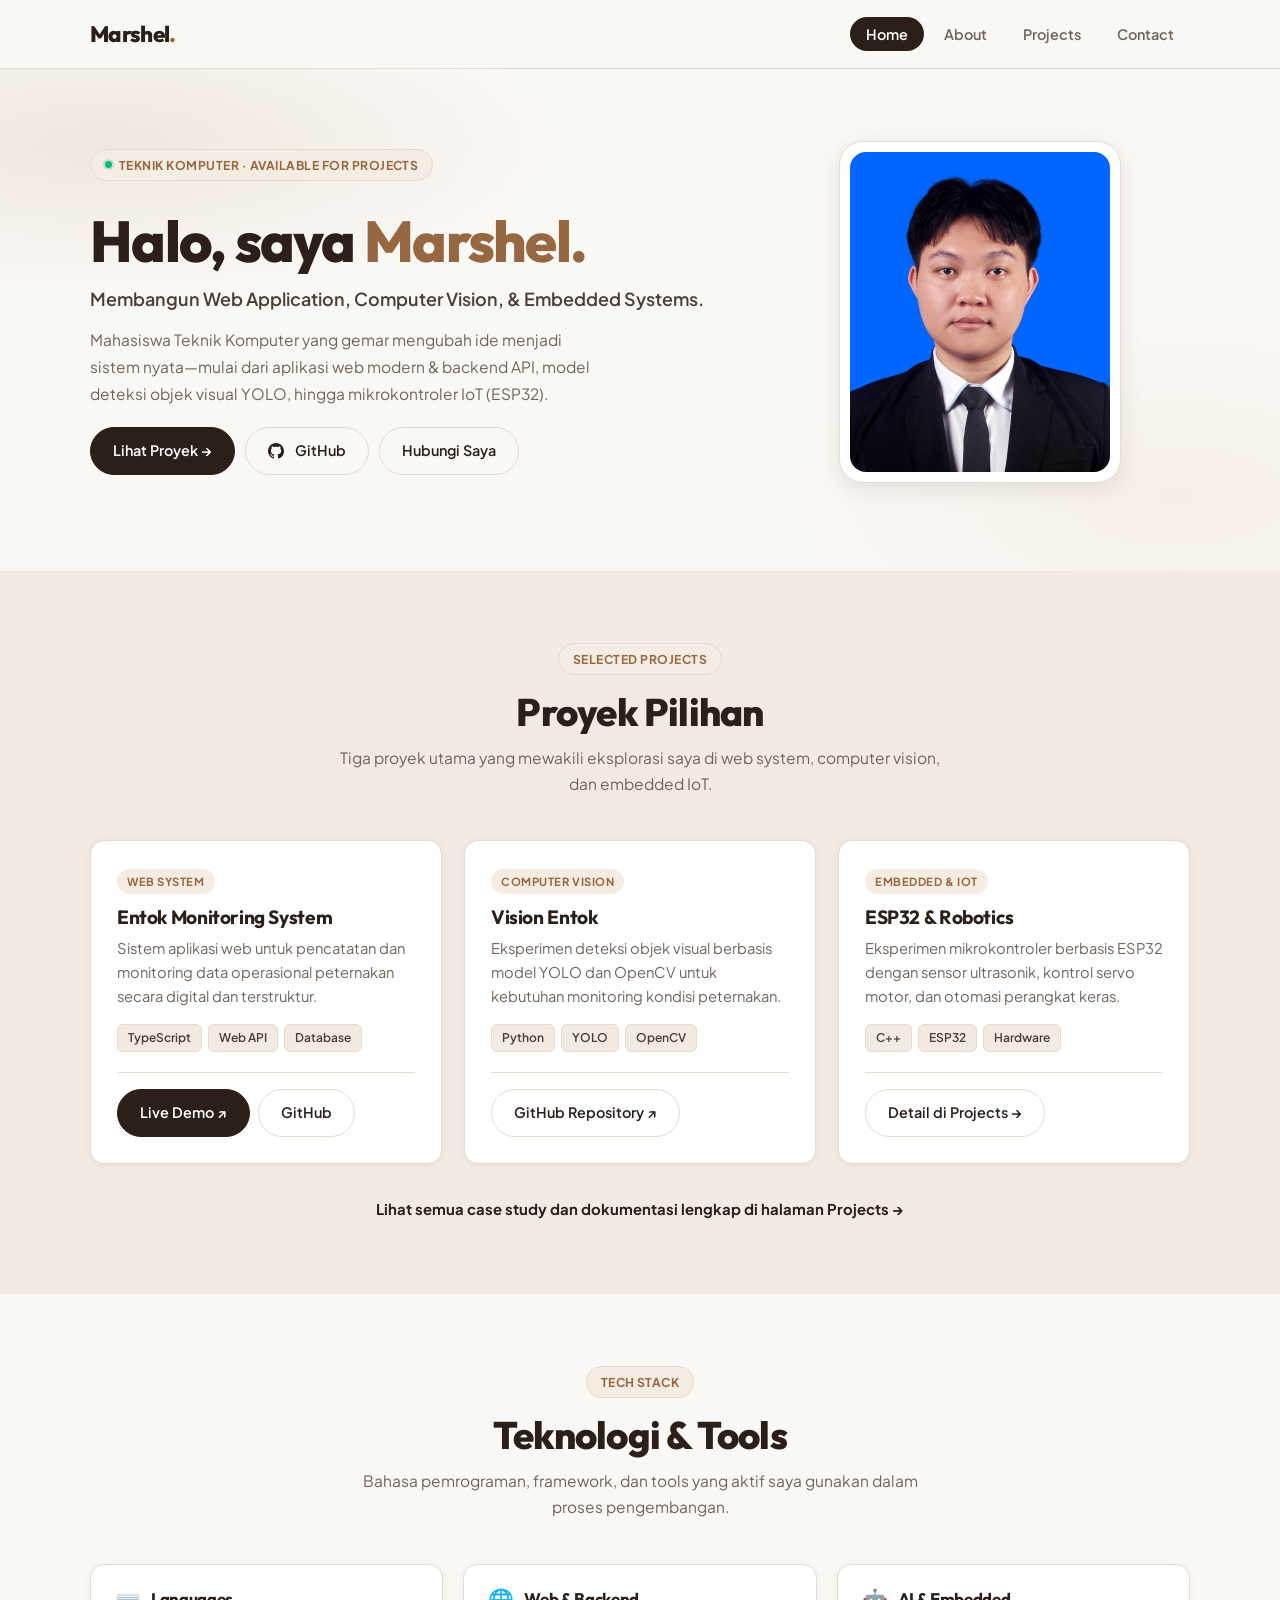
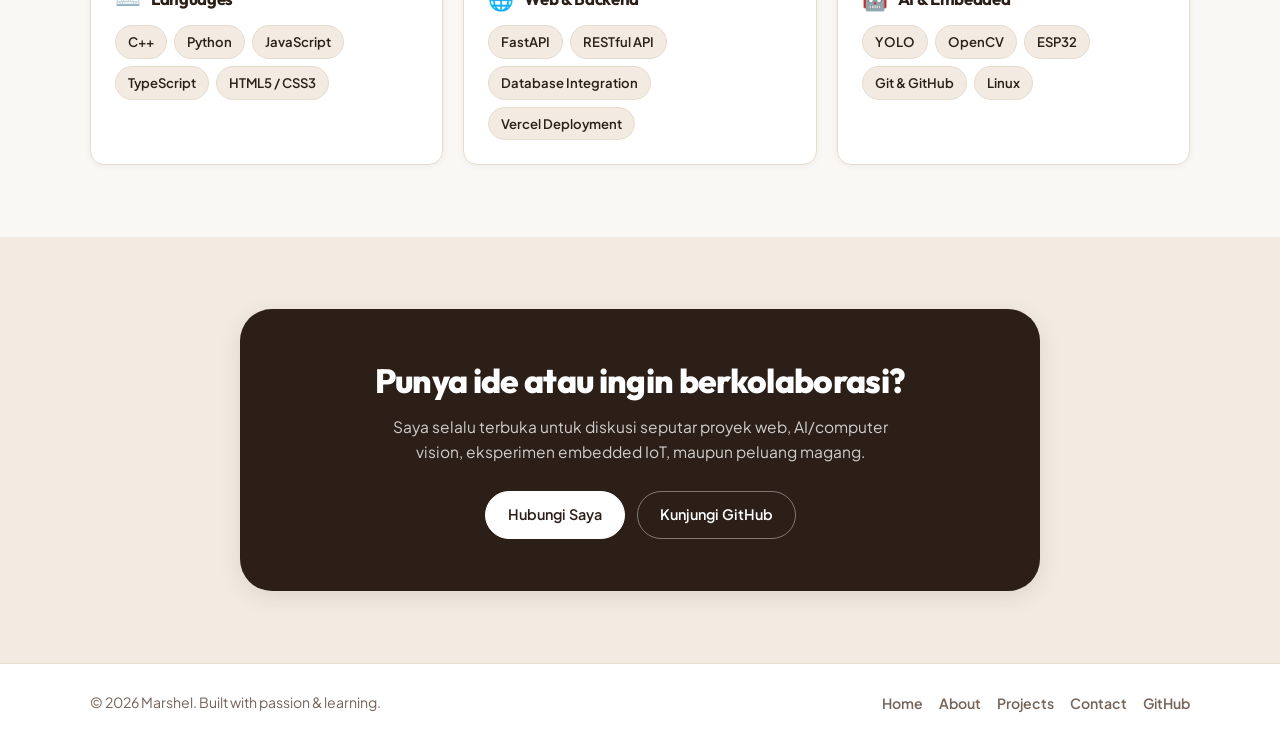
<file: index.html>
<!DOCTYPE html>
<html lang="id">
<head>
    <meta charset="UTF-8">
    <meta name="viewport" content="width=device-width, initial-scale=1.0">
    <meta name="description" content="Portofolio Marshel, mahasiswa Teknik Komputer yang membangun proyek web, AI, computer vision, IoT, dan embedded systems.">
    <title>Marshel | Computer Engineering Student &amp; Developer</title>
    <link rel="preconnect" href="https://fonts.googleapis.com">
    <link rel="preconnect" href="https://fonts.gstatic.com" crossorigin>
    <link href="https://fonts.googleapis.com/css2?family=Outfit:wght@500;600;700;800&family=Plus+Jakarta+Sans:ital,wght@0,400;0,500;0,600;0,700;0,800;1,400&display=swap" rel="stylesheet">
    <link rel="stylesheet" href="css/style.css">
</head>
<body>
    <!-- Header & Navigasi -->
    <header class="site-header">
        <nav class="navbar container" aria-label="Navigasi utama">
            <a class="brand" href="index.html">Marshel<span class="brand-dot">.</span></a>
            <button class="menu-toggle" type="button" aria-label="Buka menu navigasi" aria-expanded="false" aria-controls="primary-navigation">
                <span class="hamburger-bar"></span>
                <span class="hamburger-bar"></span>
                <span class="hamburger-bar"></span>
            </button>
            <ul class="nav-links" id="primary-navigation">
                <li><a class="active" href="index.html" aria-current="page">Home</a></li>
                <li><a href="about.html">About</a></li>
                <li><a href="project.html">Projects</a></li>
                <li><a href="contact.html">Contact</a></li>
            </ul>
        </nav>
    </header>

    <main>
        <!-- 1. Hero Section -->
        <section class="hero">
            <div class="container hero-grid">
                <div class="hero-content">
                    <div>
                        <div class="badge"><span class="badge-dot"></span> Teknik Komputer &middot; Available for Projects</div>
                    </div>
                    <h1 class="hero-title">Halo, saya <span>Marshel.</span></h1>
                    <p class="hero-subtitle">Membangun Web Application, Computer Vision, &amp; Embedded Systems.</p>
                    <p class="hero-description">
                        Mahasiswa Teknik Komputer yang gemar mengubah ide menjadi sistem nyata—mulai dari aplikasi web modern &amp; backend API, model deteksi objek visual YOLO, hingga mikrokontroler IoT (ESP32).
                    </p>
                    <div class="hero-actions">
                        <a href="project.html" class="button">Lihat Proyek →</a>
                        <a href="https://github.com/Marshel2727" class="button button-outline" target="_blank" rel="noopener noreferrer">
                            <svg width="16" height="16" viewBox="0 0 24 24" fill="currentColor" aria-hidden="true" style="display:inline-block; vertical-align:middle; margin-right:4px;"><path d="M12 0C5.37 0 0 5.37 0 12c0 5.31 3.435 9.795 8.205 11.385.6.105.825-.255.825-.57 0-.285-.015-1.23-.015-2.235-3.015.555-3.795-.735-4.035-1.41-.135-.345-.72-1.41-1.23-1.695-.42-.225-1.02-.78-.015-.795.945-.015 1.62.87 1.845 1.23 1.08 1.815 2.805 1.305 3.495.99.105-.78.42-1.305.765-1.605-2.67-.3-5.46-1.335-5.46-5.925 0-1.305.465-2.385 1.23-3.225-.12-.3-.54-1.53.12-3.18 0 0 1.005-.315 3.3 1.23.96-.27 1.98-.405 3-.405s2.04.135 3 .405c2.295-1.56 3.3-1.23 3.3-1.23.66 1.65.24 2.88.12 3.18.765.84 1.23 1.905 1.23 3.225 0 4.605-2.805 5.625-5.475 5.925.435.375.81 1.095.81 2.22 0 1.605-.015 2.895-.015 3.3 0 .315.225.69.825.57A12.02 12.02 0 0024 12c0-6.63-5.37-12-12-12z"/></svg>
                            GitHub
                        </a>
                        <a href="contact.html" class="button button-outline">Hubungi Saya</a>
                    </div>
                </div>

                <div class="hero-image-wrapper">
                    <div class="profile-card">
                        <img src="assets/images/profile.png" alt="Foto Marshel" class="profile-img">
                    </div>
                </div>
            </div>
        </section>

        <!-- 2. Featured Projects Section -->
        <section class="section section-alt" aria-labelledby="featured-title">
            <div class="container">
                <div class="section-header">
                    <div class="badge">Selected Projects</div>
                    <h2 class="section-title" id="featured-title">Proyek Pilihan</h2>
                    <p class="section-desc">Tiga proyek utama yang mewakili eksplorasi saya di web system, computer vision, dan embedded IoT.</p>
                </div>

                <div class="simple-project-grid">
                    <!-- Project 1: Entok Monitoring -->
                    <article class="simple-project-card">
                        <div>
                            <div class="simple-project-header">
                                <span class="project-category-badge">Web System</span>
                            </div>
                            <h3>Entok Monitoring System</h3>
                            <p>Sistem aplikasi web untuk pencatatan dan monitoring data operasional peternakan secara digital dan terstruktur.</p>
                            <div class="simple-project-tags">
                                <span class="tag">TypeScript</span>
                                <span class="tag">Web API</span>
                                <span class="tag">Database</span>
                            </div>
                        </div>
                        <div class="simple-project-actions">
                            <a href="https://entok-monitoring.vercel.app" class="button" target="_blank" rel="noopener noreferrer">Live Demo ↗</a>
                            <a href="https://github.com/Marshel2727/entok-monitoring" class="button button-outline" target="_blank" rel="noopener noreferrer">GitHub</a>
                        </div>
                    </article>

                    <!-- Project 2: Vision Entok -->
                    <article class="simple-project-card">
                        <div>
                            <div class="simple-project-header">
                                <span class="project-category-badge">Computer Vision</span>
                            </div>
                            <h3>Vision Entok</h3>
                            <p>Eksperimen deteksi objek visual berbasis model YOLO dan OpenCV untuk kebutuhan monitoring kondisi peternakan.</p>
                            <div class="simple-project-tags">
                                <span class="tag">Python</span>
                                <span class="tag">YOLO</span>
                                <span class="tag">OpenCV</span>
                            </div>
                        </div>
                        <div class="simple-project-actions">
                            <a href="https://github.com/Marshel2727/vision-entok" class="button button-outline" target="_blank" rel="noopener noreferrer">GitHub Repository ↗</a>
                        </div>
                    </article>

                    <!-- Project 3: ESP32 Robotics -->
                    <article class="simple-project-card">
                        <div>
                            <div class="simple-project-header">
                                <span class="project-category-badge">Embedded &amp; IoT</span>
                            </div>
                            <h3>ESP32 &amp; Robotics</h3>
                            <p>Eksperimen mikrokontroler berbasis ESP32 dengan sensor ultrasonik, kontrol servo motor, dan otomasi perangkat keras.</p>
                            <div class="simple-project-tags">
                                <span class="tag">C++</span>
                                <span class="tag">ESP32</span>
                                <span class="tag">Hardware</span>
                            </div>
                        </div>
                        <div class="simple-project-actions">
                            <a href="project.html" class="button button-outline">Detail di Projects →</a>
                        </div>
                    </article>
                </div>

                <div class="section-footer-link">
                    <a href="project.html">Lihat semua case study dan dokumentasi lengkap di halaman Projects →</a>
                </div>
            </div>
        </section>

        <!-- 3. Tech Stack Section -->
        <section class="section" aria-labelledby="stack-title">
            <div class="container">
                <div class="section-header">
                    <div class="badge">Tech Stack</div>
                    <h2 class="section-title" id="stack-title">Teknologi &amp; Tools</h2>
                    <p class="section-desc">Bahasa pemrograman, framework, dan tools yang aktif saya gunakan dalam proses pengembangan.</p>
                </div>

                <div class="simple-stack-grid">
                    <div class="simple-stack-card">
                        <div class="simple-stack-header">
                            <span class="simple-stack-icon" aria-hidden="true">⌨️</span>
                            <h3>Languages</h3>
                        </div>
                        <div class="skill-pills">
                            <span class="skill-pill">C++</span>
                            <span class="skill-pill">Python</span>
                            <span class="skill-pill">JavaScript</span>
                            <span class="skill-pill">TypeScript</span>
                            <span class="skill-pill">HTML5 / CSS3</span>
                        </div>
                    </div>

                    <div class="simple-stack-card">
                        <div class="simple-stack-header">
                            <span class="simple-stack-icon" aria-hidden="true">🌐</span>
                            <h3>Web &amp; Backend</h3>
                        </div>
                        <div class="skill-pills">
                            <span class="skill-pill">FastAPI</span>
                            <span class="skill-pill">RESTful API</span>
                            <span class="skill-pill">Database Integration</span>
                            <span class="skill-pill">Vercel Deployment</span>
                        </div>
                    </div>

                    <div class="simple-stack-card">
                        <div class="simple-stack-header">
                            <span class="simple-stack-icon" aria-hidden="true">🤖</span>
                            <h3>AI &amp; Embedded</h3>
                        </div>
                        <div class="skill-pills">
                            <span class="skill-pill">YOLO</span>
                            <span class="skill-pill">OpenCV</span>
                            <span class="skill-pill">ESP32</span>
                            <span class="skill-pill">Git &amp; GitHub</span>
                            <span class="skill-pill">Linux</span>
                        </div>
                    </div>
                </div>
            </div>
        </section>

        <!-- 4. Quick Contact / CTA Section -->
        <section class="section section-alt">
            <div class="container">
                <div class="simple-cta-card">
                    <h2>Punya ide atau ingin berkolaborasi?</h2>
                    <p>Saya selalu terbuka untuk diskusi seputar proyek web, AI/computer vision, eksperimen embedded IoT, maupun peluang magang.</p>
                    <div class="simple-cta-actions">
                        <a href="contact.html" class="button">Hubungi Saya</a>
                        <a href="https://github.com/Marshel2727" class="button button-outline" target="_blank" rel="noopener noreferrer">Kunjungi GitHub</a>
                    </div>
                </div>
            </div>
        </section>
    </main>

    <!-- Footer -->
    <footer class="site-footer">
        <div class="container footer-content">
            <p class="footer-text">&copy; 2026 Marshel. Built with passion &amp; learning.</p>
            <ul class="footer-links">
                <li><a href="index.html">Home</a></li>
                <li><a href="about.html">About</a></li>
                <li><a href="project.html">Projects</a></li>
                <li><a href="contact.html">Contact</a></li>
                <li><a href="https://github.com/Marshel2727" target="_blank" rel="noopener noreferrer">GitHub</a></li>
            </ul>
        </div>
    </footer>

    <script src="js/main.js"></script>
</body>
</html>
</file>
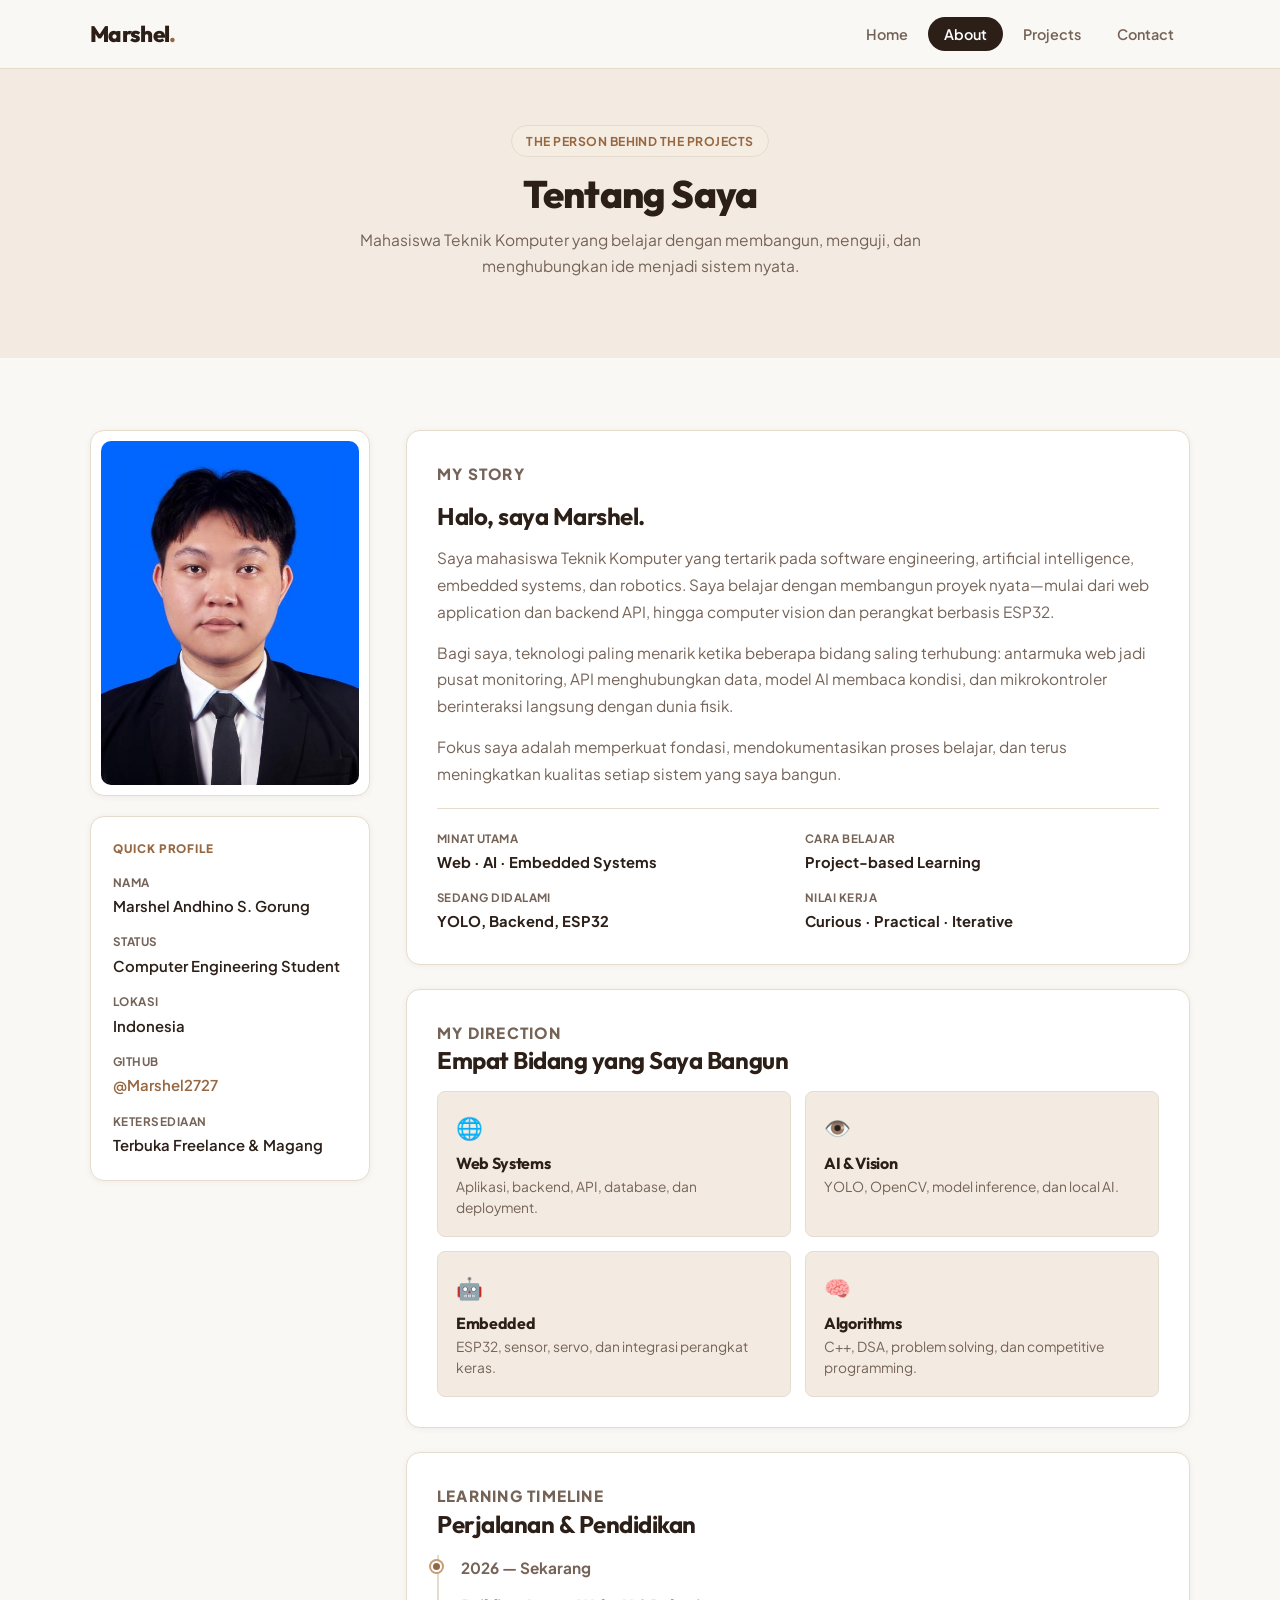
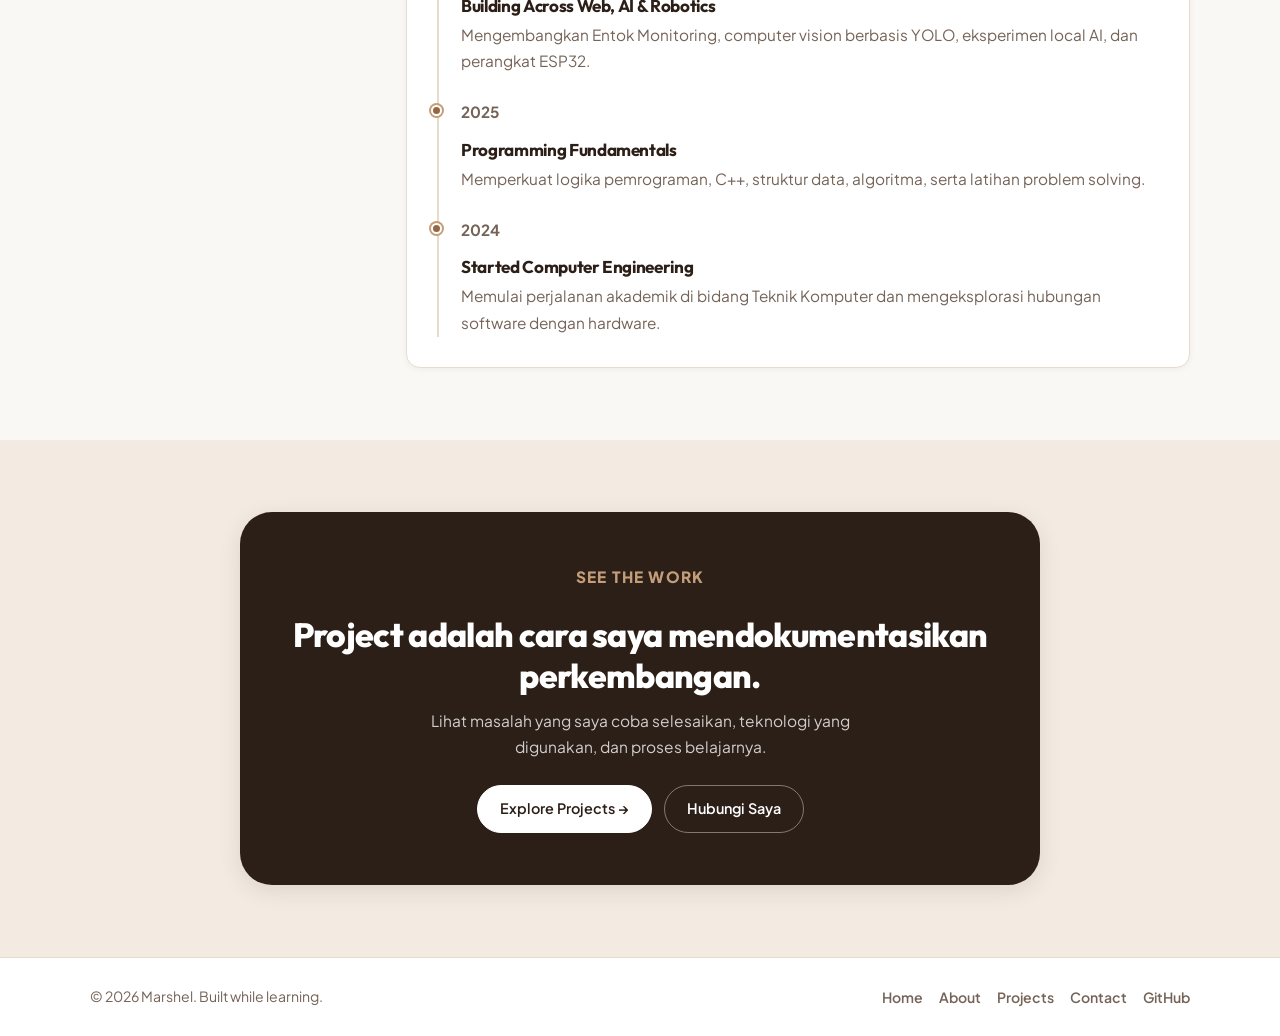
<file: about.html>
<!DOCTYPE html>
<html lang="id">
<head>
    <meta charset="UTF-8">
    <meta name="viewport" content="width=device-width, initial-scale=1.0">
    <meta name="description" content="Tentang Marshel, mahasiswa Teknik Komputer yang belajar melalui proyek web, AI, computer vision, dan embedded systems.">
    <title>About | Marshel</title>
    <link rel="preconnect" href="https://fonts.googleapis.com">
    <link rel="preconnect" href="https://fonts.gstatic.com" crossorigin>
    <link href="https://fonts.googleapis.com/css2?family=Outfit:wght@500;600;700;800&family=Plus+Jakarta+Sans:ital,wght@0,400;0,500;0,600;0,700;0,800;1,400&display=swap" rel="stylesheet">
    <link rel="stylesheet" href="css/style.css">
</head>
<body>
    <header class="site-header">
        <nav class="navbar container" aria-label="Navigasi utama">
            <a class="brand" href="index.html">Marshel<span class="brand-dot">.</span></a>
            <button class="menu-toggle" type="button" aria-label="Buka menu navigasi" aria-expanded="false" aria-controls="primary-navigation">
                <span class="hamburger-bar"></span>
                <span class="hamburger-bar"></span>
                <span class="hamburger-bar"></span>
            </button>
            <ul class="nav-links" id="primary-navigation">
                <li><a href="index.html">Home</a></li>
                <li><a class="active" href="about.html" aria-current="page">About</a></li>
                <li><a href="project.html">Projects</a></li>
                <li><a href="contact.html">Contact</a></li>
            </ul>
        </nav>
    </header>

    <main>
        <!-- Page Header -->
        <section class="page-hero section-alt">
            <div class="container section-header">
                <div class="badge">The Person Behind The Projects</div>
                <h1 class="section-title">Tentang Saya</h1>
                <p class="section-desc">Mahasiswa Teknik Komputer yang belajar dengan membangun, menguji, dan menghubungkan ide menjadi sistem nyata.</p>
            </div>
        </section>

        <!-- Main About Content -->
        <section class="section">
            <div class="container about-layout">

                <!-- Sidebar: Photo + Quick Info -->
                <aside class="about-sidebar">
                    <div class="about-profile-wrap">
                        <img src="assets/images/profile.png" alt="Foto Marshel">
                    </div>

                    <div class="info-card">
                        <p class="eyebrow">Quick Profile</p>
                        <dl class="info-rows">
                            <div class="info-row">
                                <dt>Nama</dt>
                                <dd>Marshel Andhino S. Gorung</dd>
                            </div>
                            <div class="info-row">
                                <dt>Status</dt>
                                <dd>Computer Engineering Student</dd>
                            </div>
                            <div class="info-row">
                                <dt>Lokasi</dt>
                                <dd>Indonesia</dd>
                            </div>
                            <div class="info-row">
                                <dt>GitHub</dt>
                                <dd><a href="https://github.com/Marshel2727" target="_blank" rel="noopener noreferrer">@Marshel2727</a></dd>
                            </div>
                            <div class="info-row">
                                <dt>Ketersediaan</dt>
                                <dd>Terbuka Freelance &amp; Magang</dd>
                            </div>
                        </dl>
                    </div>
                </aside>

                <!-- Main Content: Bio + Focus + Timeline -->
                <div class="about-main">

                    <!-- Bio Card -->
                    <article class="about-card">
                        <p class="eyebrow">My Story</p>
                        <h2>Halo, saya Marshel.</h2>
                        <p>
                            Saya mahasiswa Teknik Komputer yang tertarik pada software engineering, artificial intelligence, embedded systems, dan robotics. Saya belajar dengan membangun proyek nyata—mulai dari web application dan backend API, hingga computer vision dan perangkat berbasis ESP32.
                        </p>
                        <p>
                            Bagi saya, teknologi paling menarik ketika beberapa bidang saling terhubung: antarmuka web jadi pusat monitoring, API menghubungkan data, model AI membaca kondisi, dan mikrokontroler berinteraksi langsung dengan dunia fisik.
                        </p>
                        <p>
                            Fokus saya adalah memperkuat fondasi, mendokumentasikan proses belajar, dan terus meningkatkan kualitas setiap sistem yang saya bangun.
                        </p>

                        <dl class="bio-quick">
                            <div class="bio-quick-item">
                                <dt>Minat Utama</dt>
                                <dd>Web · AI · Embedded Systems</dd>
                            </div>
                            <div class="bio-quick-item">
                                <dt>Cara Belajar</dt>
                                <dd>Project-based Learning</dd>
                            </div>
                            <div class="bio-quick-item">
                                <dt>Sedang Didalami</dt>
                                <dd>YOLO, Backend, ESP32</dd>
                            </div>
                            <div class="bio-quick-item">
                                <dt>Nilai Kerja</dt>
                                <dd>Curious · Practical · Iterative</dd>
                            </div>
                        </dl>
                    </article>

                    <!-- Focus / Direction Card -->
                    <article class="about-card">
                        <p class="eyebrow">My Direction</p>
                        <h2>Empat Bidang yang Saya Bangun</h2>
                        <div class="focus-grid">
                            <div class="focus-item">
                                <span class="focus-emoji" aria-hidden="true">🌐</span>
                                <h3>Web Systems</h3>
                                <p>Aplikasi, backend, API, database, dan deployment.</p>
                            </div>
                            <div class="focus-item">
                                <span class="focus-emoji" aria-hidden="true">👁️</span>
                                <h3>AI &amp; Vision</h3>
                                <p>YOLO, OpenCV, model inference, dan local AI.</p>
                            </div>
                            <div class="focus-item">
                                <span class="focus-emoji" aria-hidden="true">🤖</span>
                                <h3>Embedded</h3>
                                <p>ESP32, sensor, servo, dan integrasi perangkat keras.</p>
                            </div>
                            <div class="focus-item">
                                <span class="focus-emoji" aria-hidden="true">🧠</span>
                                <h3>Algorithms</h3>
                                <p>C++, DSA, problem solving, dan competitive programming.</p>
                            </div>
                        </div>
                    </article>

                    <!-- Timeline Card -->
                    <article class="about-card">
                        <p class="eyebrow">Learning Timeline</p>
                        <h2>Perjalanan &amp; Pendidikan</h2>
                        <div class="timeline">
                            <div class="timeline-item">
                                <div class="timeline-dot"></div>
                                <p class="timeline-date">2026 — Sekarang</p>
                                <h3 class="timeline-title">Building Across Web, AI &amp; Robotics</h3>
                                <p class="timeline-desc">Mengembangkan Entok Monitoring, computer vision berbasis YOLO, eksperimen local AI, dan perangkat ESP32.</p>
                            </div>
                            <div class="timeline-item">
                                <div class="timeline-dot"></div>
                                <p class="timeline-date">2025</p>
                                <h3 class="timeline-title">Programming Fundamentals</h3>
                                <p class="timeline-desc">Memperkuat logika pemrograman, C++, struktur data, algoritma, serta latihan problem solving.</p>
                            </div>
                            <div class="timeline-item">
                                <div class="timeline-dot"></div>
                                <p class="timeline-date">2024</p>
                                <h3 class="timeline-title">Started Computer Engineering</h3>
                                <p class="timeline-desc">Memulai perjalanan akademik di bidang Teknik Komputer dan mengeksplorasi hubungan software dengan hardware.</p>
                            </div>
                        </div>
                    </article>

                </div>
            </div>
        </section>

        <!-- CTA -->
        <section class="section section-alt">
            <div class="container">
                <div class="cta-card">
                    <p class="eyebrow">See The Work</p>
                    <h2>Project adalah cara saya mendokumentasikan perkembangan.</h2>
                    <p>Lihat masalah yang saya coba selesaikan, teknologi yang digunakan, dan proses belajarnya.</p>
                    <div class="cta-actions">
                        <a href="project.html" class="button">Explore Projects →</a>
                        <a href="contact.html" class="button button-outline">Hubungi Saya</a>
                    </div>
                </div>
            </div>
        </section>
    </main>

    <footer class="site-footer">
        <div class="container footer-content">
            <p class="footer-text">&copy; 2026 Marshel. Built while learning.</p>
            <ul class="footer-links">
                <li><a href="index.html">Home</a></li>
                <li><a href="about.html">About</a></li>
                <li><a href="project.html">Projects</a></li>
                <li><a href="contact.html">Contact</a></li>
                <li><a href="https://github.com/Marshel2727" target="_blank" rel="noopener noreferrer">GitHub</a></li>
            </ul>
        </div>
    </footer>

    <script src="js/main.js"></script>
</body>
</html>
</file>
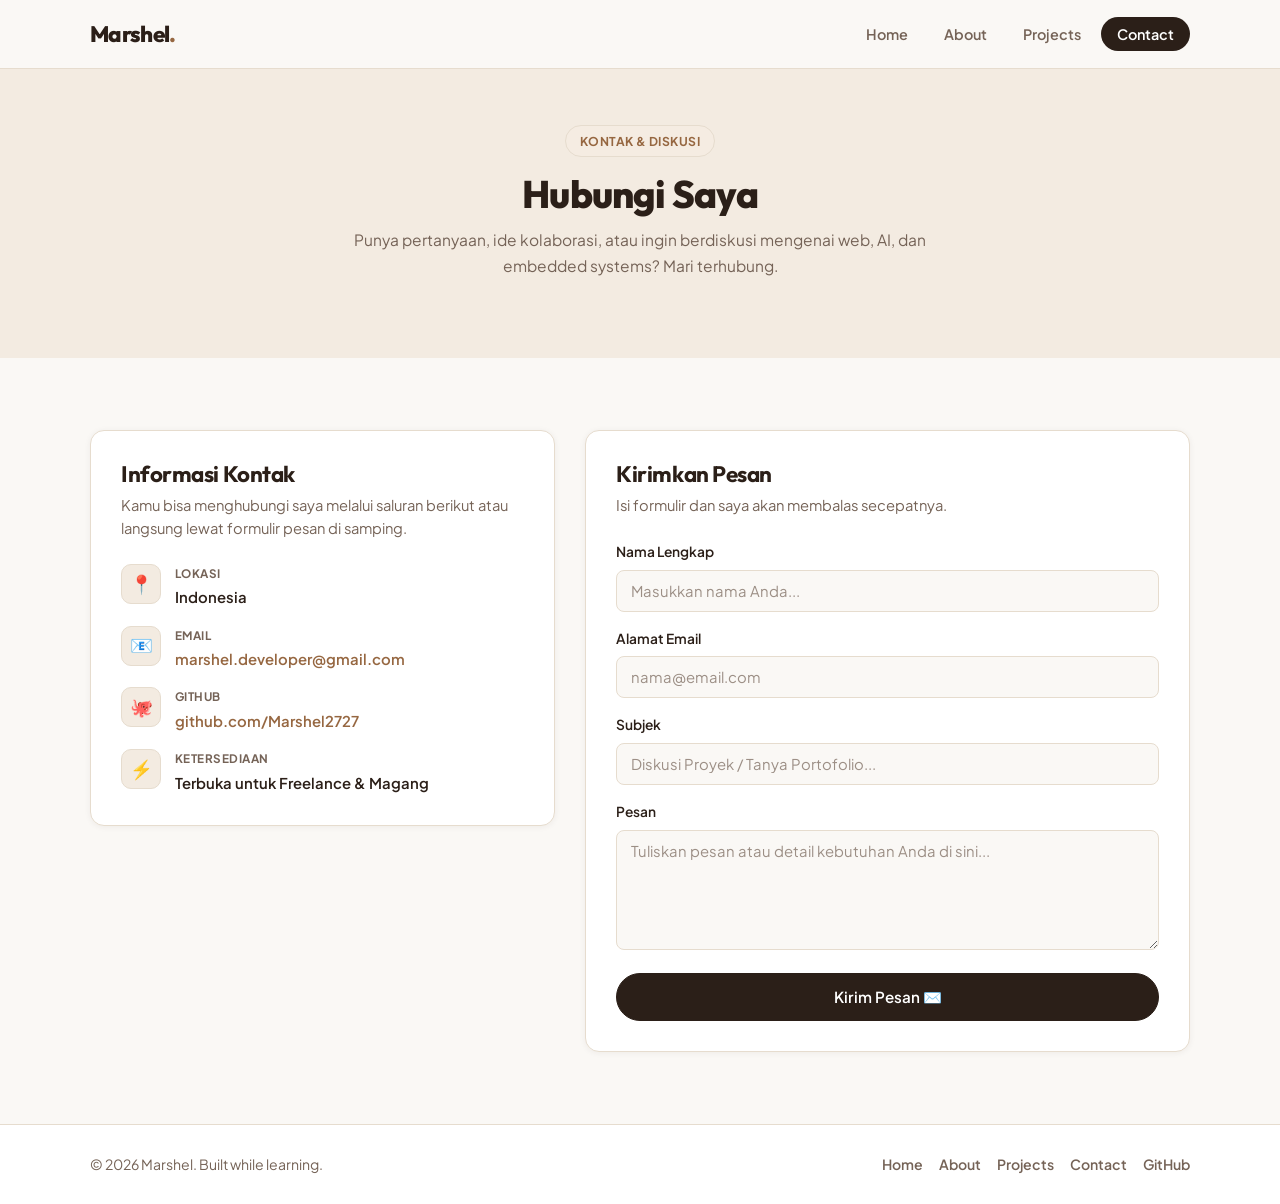
<file: contact.html>
<!DOCTYPE html>
<html lang="id">
<head>
    <meta charset="UTF-8">
    <meta name="viewport" content="width=device-width, initial-scale=1.0">
    <meta name="description" content="Hubungi Marshel untuk berdiskusi tentang proyek web, AI, computer vision, dan embedded systems.">
    <title>Contact | Marshel</title>
    <link rel="preconnect" href="https://fonts.googleapis.com">
    <link rel="preconnect" href="https://fonts.gstatic.com" crossorigin>
    <link href="https://fonts.googleapis.com/css2?family=Outfit:wght@500;600;700;800&family=Plus+Jakarta+Sans:ital,wght@0,400;0,500;0,600;0,700;0,800;1,400&display=swap" rel="stylesheet">
    <link rel="stylesheet" href="css/style.css">
</head>
<body>
    <header class="site-header">
        <nav class="navbar container" aria-label="Navigasi utama">
            <a class="brand" href="index.html">Marshel<span class="brand-dot">.</span></a>
            <button class="menu-toggle" type="button" aria-label="Buka menu navigasi" aria-expanded="false" aria-controls="primary-navigation">
                <span class="hamburger-bar"></span>
                <span class="hamburger-bar"></span>
                <span class="hamburger-bar"></span>
            </button>
            <ul class="nav-links" id="primary-navigation">
                <li><a href="index.html">Home</a></li>
                <li><a href="about.html">About</a></li>
                <li><a href="project.html">Projects</a></li>
                <li><a class="active" href="contact.html" aria-current="page">Contact</a></li>
            </ul>
        </nav>
    </header>

    <main>
        <!-- Page Header -->
        <section class="page-hero section-alt">
            <div class="container section-header">
                <div class="badge">Kontak &amp; Diskusi</div>
                <h1 class="section-title">Hubungi Saya</h1>
                <p class="section-desc">Punya pertanyaan, ide kolaborasi, atau ingin berdiskusi mengenai web, AI, dan embedded systems? Mari terhubung.</p>
            </div>
        </section>

        <!-- Contact Grid -->
        <section class="section">
            <div class="container contact-grid">

                <!-- Left: Contact Info -->
                <div class="contact-card">
                    <h3 class="contact-card-title">Informasi Kontak</h3>
                    <p class="contact-card-subtitle">
                        Kamu bisa menghubungi saya melalui saluran berikut atau langsung lewat formulir pesan di samping.
                    </p>

                    <ul class="contact-info-list">
                        <li class="contact-info-item">
                            <div class="contact-info-icon" aria-hidden="true">📍</div>
                            <div>
                                <p class="contact-info-label">Lokasi</p>
                                <p class="contact-info-value">Indonesia</p>
                            </div>
                        </li>
                        <li class="contact-info-item">
                            <div class="contact-info-icon" aria-hidden="true">📧</div>
                            <div>
                                <p class="contact-info-label">Email</p>
                                <p class="contact-info-value">
                                    <a href="mailto:marshel.developer@gmail.com">marshel.developer@gmail.com</a>
                                </p>
                            </div>
                        </li>
                        <li class="contact-info-item">
                            <div class="contact-info-icon" aria-hidden="true">🐙</div>
                            <div>
                                <p class="contact-info-label">GitHub</p>
                                <p class="contact-info-value">
                                    <a href="https://github.com/Marshel2727" target="_blank" rel="noopener noreferrer">github.com/Marshel2727</a>
                                </p>
                            </div>
                        </li>
                        <li class="contact-info-item">
                            <div class="contact-info-icon" aria-hidden="true">⚡</div>
                            <div>
                                <p class="contact-info-label">Ketersediaan</p>
                                <p class="contact-info-value">Terbuka untuk Freelance &amp; Magang</p>
                            </div>
                        </li>
                    </ul>
                </div>

                <!-- Right: Contact Form -->
                <div class="contact-card">
                    <h3 class="contact-card-title">Kirimkan Pesan</h3>
                    <p class="contact-card-subtitle">Isi formulir dan saya akan membalas secepatnya.</p>

                    <form onsubmit="event.preventDefault(); handleFormSubmit(this);">
                        <div class="form-group">
                            <label class="form-label" for="name">Nama Lengkap</label>
                            <input class="form-input" type="text" id="name" name="name" placeholder="Masukkan nama Anda..." required>
                        </div>
                        <div class="form-group">
                            <label class="form-label" for="email">Alamat Email</label>
                            <input class="form-input" type="email" id="email" name="email" placeholder="nama@email.com" required>
                        </div>
                        <div class="form-group">
                            <label class="form-label" for="subject">Subjek</label>
                            <input class="form-input" type="text" id="subject" name="subject" placeholder="Diskusi Proyek / Tanya Portofolio..." required>
                        </div>
                        <div class="form-group">
                            <label class="form-label" for="message">Pesan</label>
                            <textarea class="form-textarea" id="message" name="message" placeholder="Tuliskan pesan atau detail kebutuhan Anda di sini..." required></textarea>
                        </div>
                        <button type="submit" class="button form-submit-btn">
                            Kirim Pesan ✉️
                        </button>
                    </form>
                </div>

            </div>
        </section>
    </main>

    <footer class="site-footer">
        <div class="container footer-content">
            <p class="footer-text">&copy; 2026 Marshel. Built while learning.</p>
            <ul class="footer-links">
                <li><a href="index.html">Home</a></li>
                <li><a href="about.html">About</a></li>
                <li><a href="project.html">Projects</a></li>
                <li><a href="contact.html">Contact</a></li>
                <li><a href="https://github.com/Marshel2727" target="_blank" rel="noopener noreferrer">GitHub</a></li>
            </ul>
        </div>
    </footer>

    <script src="js/main.js"></script>
    <script>
        function handleFormSubmit(form) {
            const btn = form.querySelector('button[type="submit"]');
            btn.textContent = '✅ Terkirim!';
            btn.disabled = true;
            setTimeout(() => { btn.textContent = 'Kirim Pesan ✉️'; btn.disabled = false; form.reset(); }, 3000);
        }
    </script>
</body>
</html>
</file>
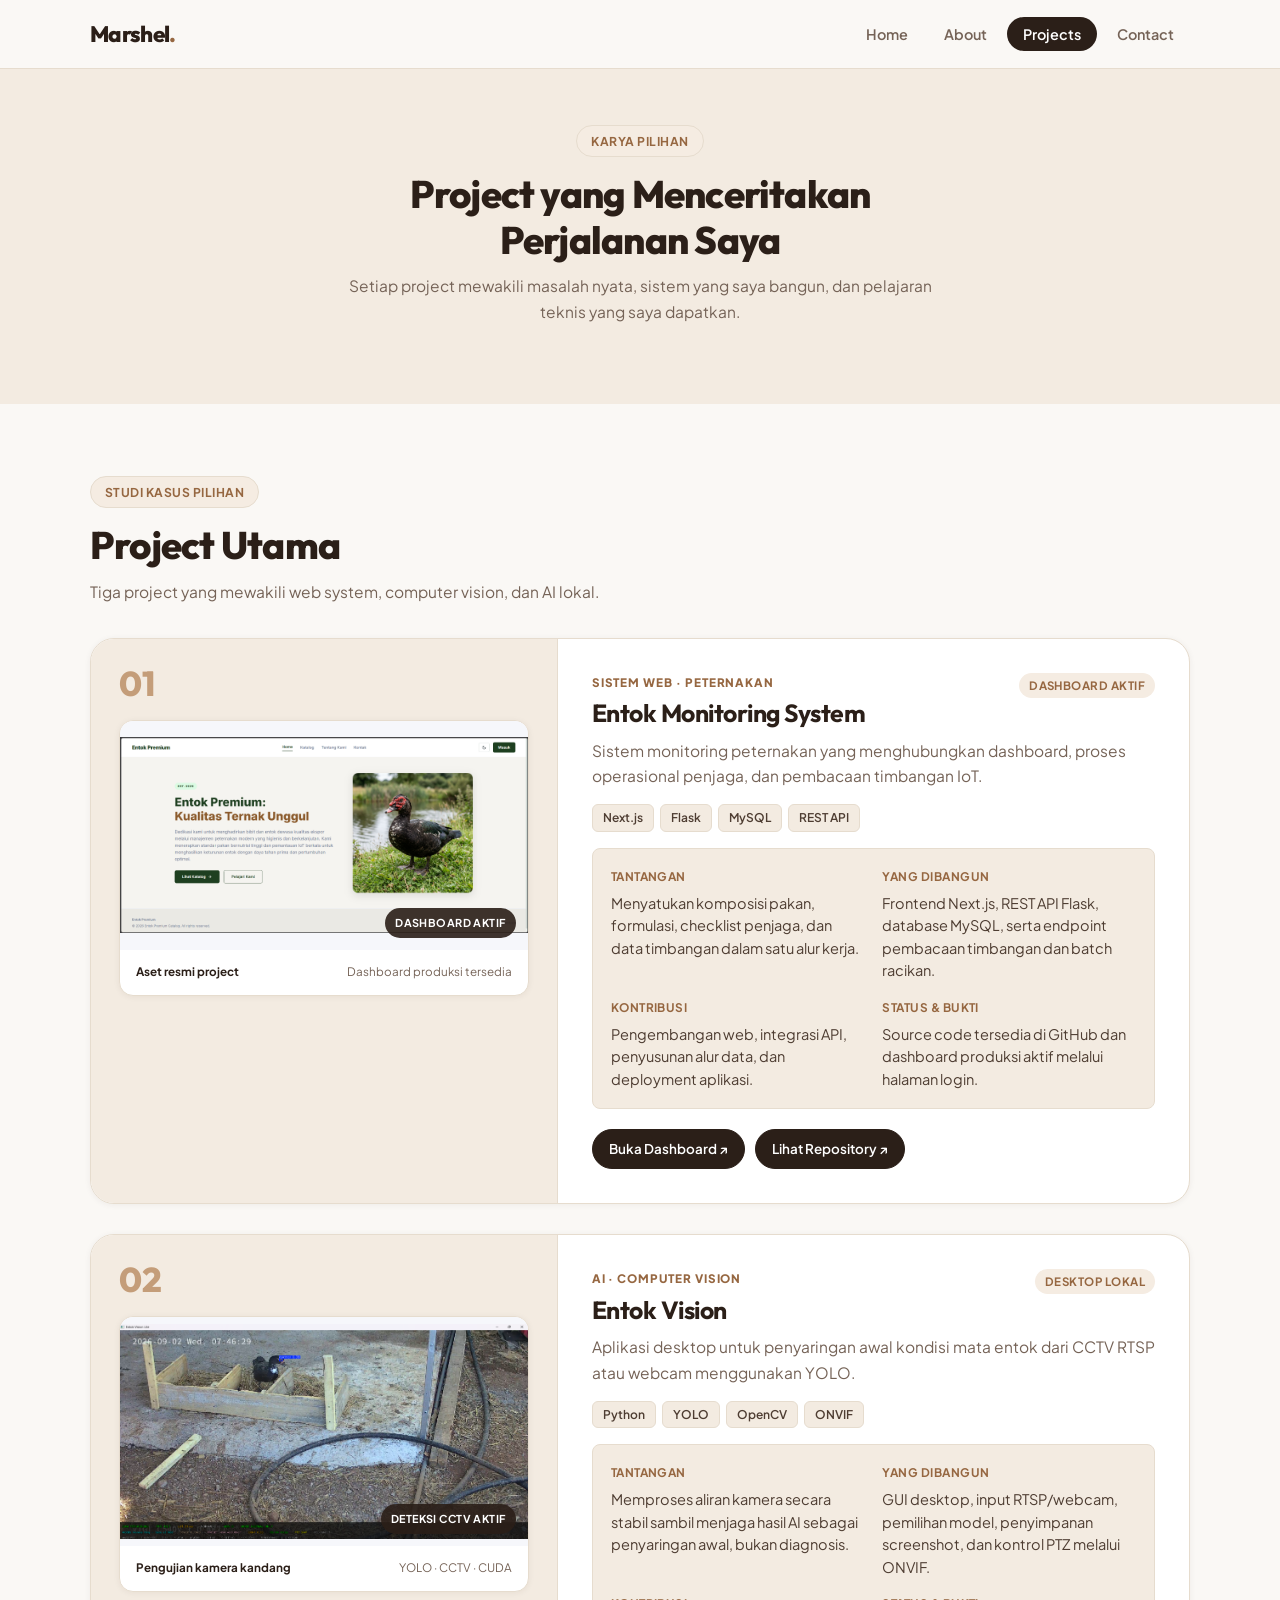
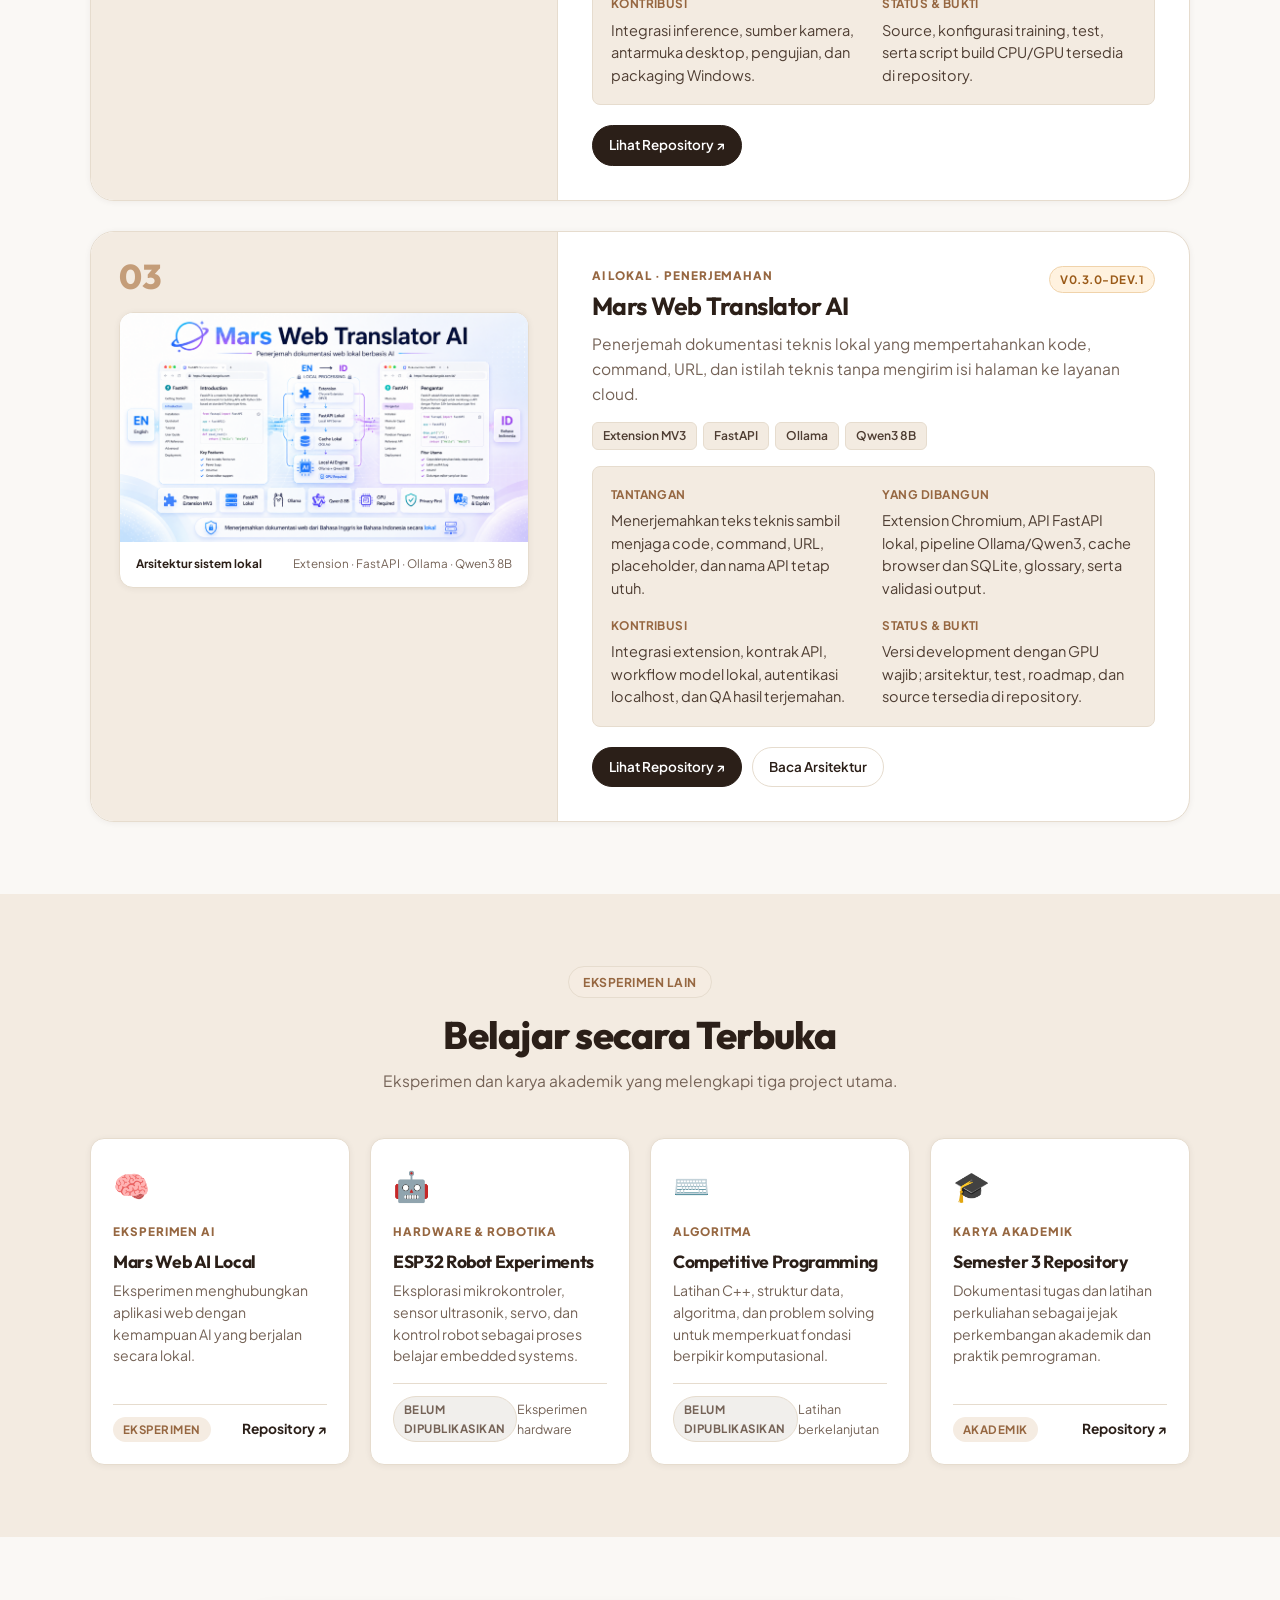
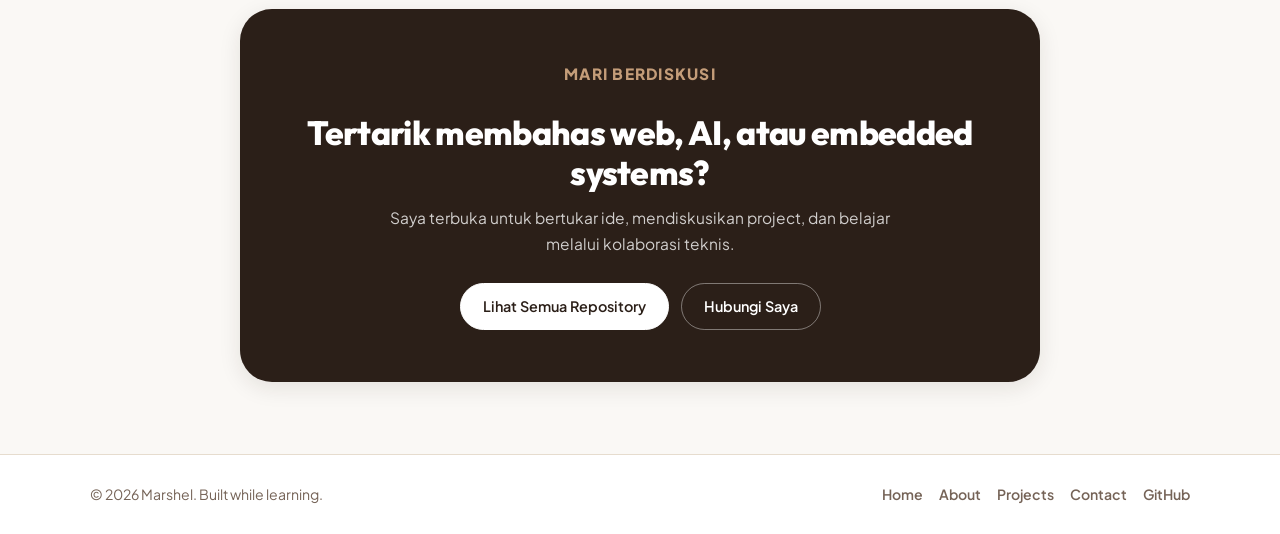
<file: project.html>
<!DOCTYPE html>
<html lang="id">
<head>
    <meta charset="UTF-8">
    <meta name="viewport" content="width=device-width, initial-scale=1.0">
    <meta name="description" content="Project Marshel di bidang web, AI, computer vision, local AI, embedded systems, dan pemrograman.">
    <title>Projects | Marshel</title>
    <link rel="preconnect" href="https://fonts.googleapis.com">
    <link rel="preconnect" href="https://fonts.gstatic.com" crossorigin>
    <link href="https://fonts.googleapis.com/css2?family=Outfit:wght@500;600;700;800&family=Plus+Jakarta+Sans:ital,wght@0,400;0,500;0,600;0,700;0,800;1,400&display=swap" rel="stylesheet">
    <link rel="stylesheet" href="css/style.css">
</head>
<body>
    <header class="site-header">
        <nav class="navbar container" aria-label="Navigasi utama">
            <a class="brand" href="index.html">Marshel<span class="brand-dot">.</span></a>
            <button class="menu-toggle" type="button" aria-label="Buka menu navigasi" aria-expanded="false" aria-controls="primary-navigation">
                <span class="hamburger-bar"></span>
                <span class="hamburger-bar"></span>
                <span class="hamburger-bar"></span>
            </button>
            <ul class="nav-links" id="primary-navigation">
                <li><a href="index.html">Home</a></li>
                <li><a href="about.html">About</a></li>
                <li><a class="active" href="project.html" aria-current="page">Projects</a></li>
                <li><a href="contact.html">Contact</a></li>
            </ul>
        </nav>
    </header>

    <main>
        <!-- Page Header -->
        <section class="page-hero section-alt">
            <div class="container section-header">
                <div class="badge">Karya Pilihan</div>
                <h1 class="section-title">Project yang Menceritakan Perjalanan Saya</h1>
                <p class="section-desc">Setiap project mewakili masalah nyata, sistem yang saya bangun, dan pelajaran teknis yang saya dapatkan.</p>
            </div>
        </section>

        <!-- Featured Case Studies -->
        <section class="section" aria-labelledby="case-studies-title">
            <div class="container">
                <div class="section-header project-section-header">
                    <div class="badge">Studi Kasus Pilihan</div>
                    <h2 class="section-title" id="case-studies-title">Project Utama</h2>
                    <p class="section-desc">Tiga project yang mewakili web system, computer vision, dan AI lokal.</p>
                </div>

                <div class="case-study-list">
                    <article class="case-study" id="entok-monitoring">
                        <div class="case-study-visual-column">
                            <span class="case-study-number" aria-hidden="true">01</span>
                            <figure class="project-proof project-proof-screenshot">
                                <div class="proof-image-frame project-screenshot-frame">
                                    <img src="assets/images/projects/entok-monitoring.png" width="1200" height="630" loading="lazy" alt="Artwork resmi Entok Monitoring tentang pengelolaan pakan entok berbasis data">
                                    <span class="proof-status">Dashboard aktif</span>
                                </div>
                                <figcaption><strong>Aset resmi project</strong><span>Dashboard produksi tersedia</span></figcaption>
                            </figure>
                        </div>

                        <div class="case-study-content">
                            <div class="case-study-title-row">
                                <div>
                                    <p class="eyebrow">Sistem Web · Peternakan</p>
                                    <h3>Entok Monitoring System</h3>
                                </div>
                                <span class="status-pill">Dashboard aktif</span>
                            </div>
                            <p class="case-summary">Sistem monitoring peternakan yang menghubungkan dashboard, proses operasional penjaga, dan pembacaan timbangan IoT.</p>
                            <div class="project-tags">
                                <span class="tag">Next.js</span>
                                <span class="tag">Flask</span>
                                <span class="tag">MySQL</span>
                                <span class="tag">REST API</span>
                            </div>
                            <dl class="case-study-details">
                                <div><dt>Tantangan</dt><dd>Menyatukan komposisi pakan, formulasi, checklist penjaga, dan data timbangan dalam satu alur kerja.</dd></div>
                                <div><dt>Yang dibangun</dt><dd>Frontend Next.js, REST API Flask, database MySQL, serta endpoint pembacaan timbangan dan batch racikan.</dd></div>
                                <div><dt>Kontribusi</dt><dd>Pengembangan web, integrasi API, penyusunan alur data, dan deployment aplikasi.</dd></div>
                                <div><dt>Status &amp; bukti</dt><dd>Source code tersedia di GitHub dan dashboard produksi aktif melalui halaman login.</dd></div>
                            </dl>
                            <div class="project-actions">
                                <a class="button button-sm" href="https://dashboard-entok.bengkelit.id/" target="_blank" rel="noopener noreferrer">Buka Dashboard ↗</a>
                                <a class="button button-sm" href="https://github.com/Marshel2727/entok-monitoring" target="_blank" rel="noopener noreferrer">Lihat Repository ↗</a>
                            </div>
                        </div>
                    </article>

                    <article class="case-study" id="vision-entok">
                        <div class="case-study-visual-column">
                            <span class="case-study-number" aria-hidden="true">02</span>
                            <figure class="project-proof project-proof-screenshot">
                                <div class="proof-image-frame project-screenshot-frame">
                                    <img src="assets/images/projects/entok-vision-detection.png" width="1917" height="1015" loading="lazy" alt="Tampilan Entok Vision Lite saat mendeteksi entok dari kamera kandang menggunakan model YOLO">
                                    <span class="proof-status">Deteksi CCTV aktif</span>
                                </div>
                                <figcaption><strong>Pengujian kamera kandang</strong><span>YOLO · CCTV · CUDA</span></figcaption>
                            </figure>
                        </div>

                        <div class="case-study-content">
                            <div class="case-study-title-row">
                                <div>
                                    <p class="eyebrow">AI · Computer Vision</p>
                                    <h3>Entok Vision</h3>
                                </div>
                                <span class="status-pill">Desktop lokal</span>
                            </div>
                            <p class="case-summary">Aplikasi desktop untuk penyaringan awal kondisi mata entok dari CCTV RTSP atau webcam menggunakan YOLO.</p>
                            <div class="project-tags">
                                <span class="tag">Python</span>
                                <span class="tag">YOLO</span>
                                <span class="tag">OpenCV</span>
                                <span class="tag">ONVIF</span>
                            </div>
                            <dl class="case-study-details">
                                <div><dt>Tantangan</dt><dd>Memproses aliran kamera secara stabil sambil menjaga hasil AI sebagai penyaringan awal, bukan diagnosis.</dd></div>
                                <div><dt>Yang dibangun</dt><dd>GUI desktop, input RTSP/webcam, pemilihan model, penyimpanan screenshot, dan kontrol PTZ melalui ONVIF.</dd></div>
                                <div><dt>Kontribusi</dt><dd>Integrasi inference, sumber kamera, antarmuka desktop, pengujian, dan packaging Windows.</dd></div>
                                <div><dt>Status &amp; bukti</dt><dd>Source, konfigurasi training, test, serta script build CPU/GPU tersedia di repository.</dd></div>
                            </dl>
                            <div class="project-actions">
                                <a class="button button-sm" href="https://github.com/Marshel2727/vision-entok" target="_blank" rel="noopener noreferrer">Lihat Repository ↗</a>
                            </div>
                        </div>
                    </article>

                    <article class="case-study" id="translator-ai">
                        <div class="case-study-visual-column">
                            <span class="case-study-number" aria-hidden="true">03</span>
                            <figure class="project-proof project-proof-screenshot">
                                <div class="proof-image-frame project-screenshot-frame">
                                    <img src="assets/images/projects/mars-web-translator-ai.png" width="1672" height="941" loading="lazy" alt="Infografik Mars Web Translator AI yang memperlihatkan alur penerjemahan dokumentasi dari Bahasa Inggris ke Bahasa Indonesia secara lokal">
                                </div>
                                <figcaption><strong>Arsitektur sistem lokal</strong><span>Extension · FastAPI · Ollama · Qwen3 8B</span></figcaption>
                            </figure>
                        </div>

                        <div class="case-study-content">
                            <div class="case-study-title-row">
                                <div>
                                    <p class="eyebrow">AI Lokal · Penerjemahan</p>
                                    <h3>Mars Web Translator AI</h3>
                                </div>
                                <span class="status-pill status-warning">v0.3.0-dev.1</span>
                            </div>
                            <p class="case-summary">Penerjemah dokumentasi teknis lokal yang mempertahankan kode, command, URL, dan istilah teknis tanpa mengirim isi halaman ke layanan cloud.</p>
                            <div class="project-tags">
                                <span class="tag">Extension MV3</span>
                                <span class="tag">FastAPI</span>
                                <span class="tag">Ollama</span>
                                <span class="tag">Qwen3 8B</span>
                            </div>
                            <dl class="case-study-details">
                                <div><dt>Tantangan</dt><dd>Menerjemahkan teks teknis sambil menjaga code, command, URL, placeholder, dan nama API tetap utuh.</dd></div>
                                <div><dt>Yang dibangun</dt><dd>Extension Chromium, API FastAPI lokal, pipeline Ollama/Qwen3, cache browser dan SQLite, glossary, serta validasi output.</dd></div>
                                <div><dt>Kontribusi</dt><dd>Integrasi extension, kontrak API, workflow model lokal, autentikasi localhost, dan QA hasil terjemahan.</dd></div>
                                <div><dt>Status &amp; bukti</dt><dd>Versi development dengan GPU wajib; arsitektur, test, roadmap, dan source tersedia di repository.</dd></div>
                            </dl>
                            <div class="project-actions">
                                <a class="button button-sm" href="https://github.com/Marshel2727/mars-web-translator-ai" target="_blank" rel="noopener noreferrer">Lihat Repository ↗</a>
                                <a class="button button-outline button-sm" href="https://github.com/Marshel2727/mars-web-translator-ai/blob/main/docs/architecture.md" target="_blank" rel="noopener noreferrer">Baca Arsitektur</a>
                            </div>
                        </div>
                    </article>
                </div>
            </div>
        </section>

        <!-- Explorations / Learning in Public -->
        <section class="section section-alt" aria-labelledby="explorations-title">
            <div class="container">
                <div class="section-header">
                    <div class="badge">Eksperimen Lain</div>
                    <h2 class="section-title" id="explorations-title">Belajar secara Terbuka</h2>
                    <p class="section-desc">Eksperimen dan karya akademik yang melengkapi tiga project utama.</p>
                </div>

                <div class="projects-grid">
                    <article class="project-card">
                        <div class="project-banner" aria-hidden="true">🧠</div>
                        <p class="eyebrow">Eksperimen AI</p>
                        <h3 class="project-title">Mars Web AI Local</h3>
                        <p class="project-desc">Eksperimen menghubungkan aplikasi web dengan kemampuan AI yang berjalan secara lokal.</p>
                        <div class="project-footer">
                            <span class="status-pill">Eksperimen</span>
                            <a class="project-link" href="https://github.com/Marshel2727/mars-web-ai-local" target="_blank" rel="noopener noreferrer">Repository ↗</a>
                        </div>
                    </article>

                    <article class="project-card project-card-static">
                        <div class="project-banner" aria-hidden="true">🤖</div>
                        <p class="eyebrow">Hardware &amp; Robotika</p>
                        <h3 class="project-title">ESP32 Robot Experiments</h3>
                        <p class="project-desc">Eksplorasi mikrokontroler, sensor ultrasonik, servo, dan kontrol robot sebagai proses belajar embedded systems.</p>
                        <div class="project-footer">
                            <span class="status-pill status-muted">Belum dipublikasikan</span>
                            <span class="project-note">Eksperimen hardware</span>
                        </div>
                    </article>

                    <article class="project-card project-card-static">
                        <div class="project-banner" aria-hidden="true">⌨️</div>
                        <p class="eyebrow">Algoritma</p>
                        <h3 class="project-title">Competitive Programming</h3>
                        <p class="project-desc">Latihan C++, struktur data, algoritma, dan problem solving untuk memperkuat fondasi berpikir komputasional.</p>
                        <div class="project-footer">
                            <span class="status-pill status-muted">Belum dipublikasikan</span>
                            <span class="project-note">Latihan berkelanjutan</span>
                        </div>
                    </article>

                    <article class="project-card">
                        <div class="project-banner" aria-hidden="true">🎓</div>
                        <p class="eyebrow">Karya Akademik</p>
                        <h3 class="project-title">Semester 3 Repository</h3>
                        <p class="project-desc">Dokumentasi tugas dan latihan perkuliahan sebagai jejak perkembangan akademik dan praktik pemrograman.</p>
                        <div class="project-footer">
                            <span class="status-pill">Akademik</span>
                            <a class="project-link" href="https://github.com/Marshel2727/Semester3Marshel" target="_blank" rel="noopener noreferrer">Repository ↗</a>
                        </div>
                    </article>
                </div>
            </div>
        </section>

        <!-- CTA -->
        <section class="section">
            <div class="container">
                <div class="cta-card">
                    <p class="eyebrow">Mari Berdiskusi</p>
                    <h2>Tertarik membahas web, AI, atau embedded systems?</h2>
                    <p>Saya terbuka untuk bertukar ide, mendiskusikan project, dan belajar melalui kolaborasi teknis.</p>
                    <div class="cta-actions">
                        <a href="https://github.com/Marshel2727?tab=repositories" class="button" target="_blank" rel="noopener noreferrer">Lihat Semua Repository</a>
                        <a href="contact.html" class="button button-outline">Hubungi Saya</a>
                    </div>
                </div>
            </div>
        </section>
    </main>

    <footer class="site-footer">
        <div class="container footer-content">
            <p class="footer-text">&copy; 2026 Marshel. Built while learning.</p>
            <ul class="footer-links">
                <li><a href="index.html">Home</a></li>
                <li><a href="about.html">About</a></li>
                <li><a href="project.html">Projects</a></li>
                <li><a href="contact.html">Contact</a></li>
                <li><a href="https://github.com/Marshel2727" target="_blank" rel="noopener noreferrer">GitHub</a></li>
            </ul>
        </div>
    </footer>

    <script src="js/main.js"></script>
</body>
</html>
</file>
<file: css/style.css>
/* ==========================================================================
   Marshel Portfolio — Master Stylesheet
   Clean · Modern · Responsive
   ========================================================================== */

/* ------------------------------------------------------------------
   1. CSS Variables
   ------------------------------------------------------------------ */
:root {
    --bg-body:        #faf8f5;
    --bg-surface:     #ffffff;
    --bg-subtle:      #f3ebe1;
    --border:         #e6dcce;
    --espresso:       #2b1f18;
    --espresso-light: #4e3d32;
    --text-muted:     #756357;
    --latte:          #c49d79;
    --latte-light:    #f5ece2;
    --latte-dark:     #966741;
    --green:          #10b981;
    --shadow-sm:  0 1px 6px rgba(43, 31, 24, 0.06);
    --shadow-md:  0 6px 22px rgba(43, 31, 24, 0.1);
    --shadow-lg:  0 14px 40px rgba(43, 31, 24, 0.14);
    --radius-sm:  8px;
    --radius-md:  14px;
    --radius-lg:  24px;
    --radius-xl:  32px;
    --radius-full: 9999px;
    --font-sans:    'Plus Jakarta Sans', -apple-system, BlinkMacSystemFont, 'Segoe UI', Roboto, sans-serif;
    --font-heading: 'Outfit', 'Plus Jakarta Sans', sans-serif;
    --transition: 0.22s ease;
}

/* ------------------------------------------------------------------
   2. Base Reset
   ------------------------------------------------------------------ */
*, *::before, *::after {
    box-sizing: border-box;
    margin: 0;
    padding: 0;
}

html { scroll-behavior: smooth; }

body {
    min-height: 100vh;
    background: var(--bg-body);
    color: var(--espresso);
    font-family: var(--font-sans);
    font-size: 1rem;
    line-height: 1.65;
    display: flex;
    flex-direction: column;
    -webkit-font-smoothing: antialiased;
}

h1, h2, h3, h4, h5, h6 {
    font-family: var(--font-heading);
    color: var(--espresso);
    letter-spacing: -0.02em;
    line-height: 1.2;
}

a {
    color: inherit;
    text-decoration: none;
    transition: color var(--transition);
}

img {
    max-width: 100%;
    height: auto;
    display: block;
}

ul { list-style: none; }

main { flex: 1; }

.container {
    width: min(1100px, 100% - 48px);
    margin-inline: auto;
}

/* ------------------------------------------------------------------
   3. Navbar / Header
   ------------------------------------------------------------------ */
.site-header {
    position: sticky;
    top: 0;
    z-index: 100;
    background: rgba(250, 248, 245, 0.93);
    border-bottom: 1px solid var(--border);
    backdrop-filter: blur(18px);
    -webkit-backdrop-filter: blur(18px);
}

.navbar {
    display: flex;
    align-items: center;
    justify-content: space-between;
    gap: 16px;
    min-height: 68px;
}

/* Brand */
.brand {
    font-family: var(--font-heading);
    font-size: 1.4rem;
    font-weight: 800;
    letter-spacing: -0.03em;
    color: var(--espresso);
    flex-shrink: 0;
}
.brand-dot { color: var(--latte-dark); }

/* Desktop nav links */
.nav-links {
    display: flex;
    align-items: center;
    gap: 4px;
}

.nav-links a {
    padding: 8px 16px;
    border-radius: var(--radius-full);
    font-size: 0.9rem;
    font-weight: 600;
    color: var(--text-muted);
    transition: background var(--transition), color var(--transition);
}
.nav-links a:hover { background: var(--latte-light); color: var(--espresso); }
.nav-links a.active { background: var(--espresso); color: #fff; }

/* Hamburger button */
.menu-toggle {
    display: none;
    width: 44px;
    height: 44px;
    align-items: center;
    justify-content: center;
    flex-direction: column;
    gap: 5px;
    background: var(--bg-surface);
    border: 1px solid var(--border);
    border-radius: var(--radius-sm);
    cursor: pointer;
    flex-shrink: 0;
    transition: background var(--transition), border-color var(--transition);
}
.menu-toggle:hover { background: var(--latte-light); border-color: var(--latte); }

.hamburger-bar {
    display: block;
    width: 18px;
    height: 2px;
    background: var(--espresso);
    border-radius: 2px;
    transition: transform 0.28s cubic-bezier(0.16,1,0.3,1), opacity 0.2s ease;
}
.menu-toggle.active .hamburger-bar:nth-child(1) { transform: translateY(7px) rotate(45deg); }
.menu-toggle.active .hamburger-bar:nth-child(2) { opacity: 0; transform: scaleX(0); }
.menu-toggle.active .hamburger-bar:nth-child(3) { transform: translateY(-7px) rotate(-45deg); }

/* ------------------------------------------------------------------
   4. Buttons
   ------------------------------------------------------------------ */
.button {
    display: inline-flex;
    align-items: center;
    justify-content: center;
    gap: 7px;
    padding: 11px 22px;
    background: var(--espresso);
    color: #fff;
    border: 1.5px solid var(--espresso);
    border-radius: var(--radius-full);
    font-family: var(--font-sans);
    font-weight: 600;
    font-size: 0.9rem;
    cursor: pointer;
    white-space: nowrap;
    transition: transform var(--transition), box-shadow var(--transition), background var(--transition), border-color var(--transition), color var(--transition);
}
.button:hover {
    background: var(--latte-dark);
    border-color: var(--latte-dark);
    color: #fff;
    transform: translateY(-2px);
    box-shadow: 0 6px 18px rgba(150,103,65,0.28);
}

.button-outline {
    background: transparent;
    color: var(--espresso);
    border-color: var(--border);
}
.button-outline:hover {
    background: var(--bg-subtle);
    border-color: var(--latte-dark);
    color: var(--latte-dark);
    transform: translateY(-2px);
    box-shadow: none;
}

.button-sm {
    padding: 8px 16px;
    font-size: 0.84rem;
}

/* ------------------------------------------------------------------
   5. Badges & Tags
   ------------------------------------------------------------------ */
.badge {
    display: inline-flex;
    align-items: center;
    gap: 7px;
    padding: 5px 14px;
    background: var(--latte-light);
    color: var(--latte-dark);
    border: 1px solid var(--border);
    border-radius: var(--radius-full);
    font-size: 0.76rem;
    font-weight: 700;
    letter-spacing: 0.04em;
    text-transform: uppercase;
    margin-bottom: 14px;
}
.badge-dot {
    width: 7px;
    height: 7px;
    border-radius: 50%;
    background: var(--green);
    box-shadow: 0 0 0 2px rgba(16,185,129,0.22);
    flex-shrink: 0;
}

.eyebrow {
    display: block;
    color: var(--latte-dark);
    font-size: 0.73rem;
    font-weight: 800;
    letter-spacing: 0.08em;
    text-transform: uppercase;
    margin-bottom: 6px;
}

.tag {
    display: inline-block;
    padding: 3px 10px;
    background: var(--bg-subtle);
    color: var(--espresso-light);
    border: 1px solid var(--border);
    border-radius: 6px;
    font-size: 0.75rem;
    font-weight: 600;
}

.status-pill {
    display: inline-block;
    padding: 3px 10px;
    background: var(--latte-light);
    color: var(--latte-dark);
    border-radius: var(--radius-full);
    font-size: 0.72rem;
    font-weight: 700;
    letter-spacing: 0.04em;
    text-transform: uppercase;
}
.status-warning {
    background: #fff2df;
    color: #9a5a18;
    border: 1px solid #f0d3ab;
}
.status-muted {
    background: #f1efec;
    color: var(--text-muted);
    border: 1px solid var(--border);
}

/* ------------------------------------------------------------------
   6. Section Layout
   ------------------------------------------------------------------ */
.section { padding-block: 72px; }
.section-alt { background: var(--bg-subtle); }

.section-header {
    text-align: center;
    max-width: 600px;
    margin-inline: auto;
    margin-bottom: 44px;
}
.section-title {
    font-size: clamp(1.75rem, 3.8vw, 2.4rem);
    font-weight: 800;
    margin-bottom: 10px;
}
.section-desc {
    color: var(--text-muted);
    font-size: 0.97rem;
    line-height: 1.65;
}

/* ------------------------------------------------------------------
   7. Hero Section (index.html)
   ------------------------------------------------------------------ */
.hero {
    padding-block: 72px 88px;
    background:
        radial-gradient(ellipse 60% 50% at 8% 15%, rgba(196,157,121,0.18) 0%, transparent 60%),
        radial-gradient(ellipse 50% 60% at 92% 85%, rgba(245,236,226,0.7) 0%, transparent 60%),
        var(--bg-body);
}

.hero-grid {
    display: grid;
    grid-template-columns: 1.2fr 0.8fr;
    align-items: center;
    gap: 52px;
}

.hero-content {
    display: flex;
    flex-direction: column;
    gap: 14px;
}

.hero-title {
    font-size: clamp(2.2rem, 5vw, 3.6rem);
    font-weight: 800;
    line-height: 1.1;
    letter-spacing: -0.03em;
    color: var(--espresso);
}
.hero-title span { color: var(--latte-dark); }

.hero-subtitle {
    font-size: 1.12rem;
    font-weight: 600;
    color: var(--espresso-light);
    line-height: 1.5;
}

.hero-description {
    color: var(--text-muted);
    font-size: 0.97rem;
    line-height: 1.72;
    max-width: 500px;
}

.hero-actions {
    display: flex;
    flex-wrap: wrap;
    gap: 10px;
    margin-top: 6px;
}

/* Profile card (hero) */
.hero-image-wrapper { display: flex; justify-content: center; }

.profile-card {
    background: var(--bg-surface);
    border: 1px solid var(--border);
    border-radius: var(--radius-lg);
    padding: 10px;
    box-shadow: var(--shadow-md);
    transition: transform 0.3s ease, box-shadow 0.3s ease;
}
.profile-card:hover {
    transform: translateY(-5px);
    box-shadow: var(--shadow-lg);
}

.profile-img {
    width: 260px;
    height: 320px;
    object-fit: cover;
    object-position: top center;
    border-radius: 16px;
    display: block;
}

/* ------------------------------------------------------------------
   8. Featured Projects (index.html)
   ------------------------------------------------------------------ */
.simple-project-grid {
    display: grid;
    grid-template-columns: repeat(3, 1fr);
    gap: 22px;
}

.simple-project-card {
    background: var(--bg-surface);
    border: 1px solid var(--border);
    border-radius: var(--radius-md);
    padding: 26px;
    display: flex;
    flex-direction: column;
    justify-content: space-between;
    gap: 20px;
    box-shadow: var(--shadow-sm);
    transition: transform var(--transition), box-shadow var(--transition), border-color var(--transition);
}
.simple-project-card:hover {
    transform: translateY(-5px);
    border-color: var(--latte);
    box-shadow: var(--shadow-md);
}

.project-category-badge {
    display: inline-block;
    font-size: 0.7rem;
    font-weight: 700;
    text-transform: uppercase;
    letter-spacing: 0.05em;
    color: var(--latte-dark);
    background: var(--latte-light);
    padding: 3px 10px;
    border-radius: var(--radius-full);
    margin-bottom: 12px;
}

.simple-project-card h3 {
    font-size: 1.2rem;
    font-weight: 700;
    margin-bottom: 8px;
}

.simple-project-card > div > p {
    color: var(--text-muted);
    font-size: 0.92rem;
    line-height: 1.62;
    margin-bottom: 16px;
}

.simple-project-tags {
    display: flex;
    flex-wrap: wrap;
    gap: 6px;
}

.simple-project-actions {
    display: flex;
    flex-wrap: wrap;
    align-items: center;
    gap: 8px;
    padding-top: 16px;
    border-top: 1px solid var(--border);
}

/* "See all" footer link */
.section-footer-link {
    text-align: center;
    margin-top: 32px;
}
.section-footer-link a {
    display: inline-flex;
    align-items: center;
    gap: 5px;
    font-weight: 700;
    font-size: 0.93rem;
    color: var(--espresso);
    transition: color var(--transition), transform var(--transition);
}
.section-footer-link a:hover { color: var(--latte-dark); }

/* ------------------------------------------------------------------
   9. Tech Stack Cards (index.html)
   ------------------------------------------------------------------ */
.simple-stack-grid {
    display: grid;
    grid-template-columns: repeat(3, 1fr);
    gap: 20px;
}

.simple-stack-card {
    background: var(--bg-surface);
    border: 1px solid var(--border);
    border-radius: var(--radius-md);
    padding: 24px;
    box-shadow: var(--shadow-sm);
    transition: transform var(--transition), box-shadow var(--transition);
}
.simple-stack-card:hover {
    transform: translateY(-4px);
    box-shadow: var(--shadow-md);
}

.simple-stack-header {
    display: flex;
    align-items: center;
    gap: 10px;
    margin-bottom: 16px;
}
.simple-stack-icon { font-size: 1.3rem; line-height: 1; }
.simple-stack-card h3 { font-size: 1.05rem; font-weight: 700; }

.skill-pills { display: flex; flex-wrap: wrap; gap: 7px; }
.skill-pill {
    background: var(--bg-subtle);
    color: var(--espresso);
    padding: 5px 12px;
    border-radius: var(--radius-full);
    font-size: 0.82rem;
    font-weight: 600;
    border: 1px solid var(--border);
    transition: background var(--transition), border-color var(--transition);
}
.skill-pill:hover { background: var(--latte-light); border-color: var(--latte); }

/* ------------------------------------------------------------------
   10. CTA Card (index.html & about.html)
   ------------------------------------------------------------------ */
.simple-cta-card,
.cta-card {
    background: var(--espresso);
    color: #fff;
    border-radius: var(--radius-xl);
    padding: 52px 40px;
    text-align: center;
    max-width: 800px;
    margin-inline: auto;
    box-shadow: var(--shadow-md);
}

.simple-cta-card h2,
.cta-card h2 {
    font-size: clamp(1.5rem, 3.2vw, 2.1rem);
    font-weight: 800;
    color: #fff;
    margin-bottom: 12px;
}

.simple-cta-card p,
.cta-card p {
    color: rgba(255,255,255,0.78);
    font-size: 0.97rem;
    max-width: 500px;
    margin: 0 auto 26px;
    line-height: 1.65;
}

.cta-card .eyebrow { color: var(--latte); }

.simple-cta-actions,
.cta-actions {
    display: flex;
    justify-content: center;
    gap: 12px;
    flex-wrap: wrap;
}

/* Buttons inside dark CTA */
.simple-cta-card .button,
.cta-card .button {
    background: #fff;
    color: var(--espresso);
    border-color: #fff;
}
.simple-cta-card .button:hover,
.cta-card .button:hover { background: var(--latte-light); border-color: var(--latte-light); }

.simple-cta-card .button-outline,
.cta-card .button-outline {
    background: transparent;
    color: #fff;
    border-color: rgba(255,255,255,0.4);
}
.simple-cta-card .button-outline:hover,
.cta-card .button-outline:hover {
    background: rgba(255,255,255,0.1);
    border-color: rgba(255,255,255,0.7);
    color: #fff;
}

/* ------------------------------------------------------------------
   11. About Page
   ------------------------------------------------------------------ */
.page-hero { padding-block: 56px 36px; }

/* Two-column layout: sidebar + main content */
.about-layout {
    display: grid;
    grid-template-columns: 280px 1fr;
    align-items: start;
    gap: 36px;
}

/* Sidebar */
.about-sidebar { display: flex; flex-direction: column; gap: 20px; }

.about-profile-wrap {
    background: var(--bg-surface);
    border: 1px solid var(--border);
    border-radius: var(--radius-md);
    padding: 10px;
    box-shadow: var(--shadow-sm);
}
.about-profile-wrap img {
    width: 100%;
    aspect-ratio: 3/4;
    object-fit: cover;
    object-position: top center;
    border-radius: 10px;
    display: block;
}

.info-card {
    background: var(--bg-surface);
    border: 1px solid var(--border);
    border-radius: var(--radius-md);
    padding: 22px;
    box-shadow: var(--shadow-sm);
}
.info-card .eyebrow { margin-bottom: 14px; }

.info-rows { display: flex; flex-direction: column; gap: 14px; }
.info-row dt {
    font-size: 0.73rem;
    font-weight: 700;
    text-transform: uppercase;
    letter-spacing: 0.04em;
    color: var(--text-muted);
}
.info-row dd {
    font-size: 0.93rem;
    font-weight: 600;
    color: var(--espresso);
    margin-top: 2px;
}
.info-row dd a { color: var(--latte-dark); }
.info-row dd a:hover { text-decoration: underline; }

/* Main content stack */
.about-main { display: flex; flex-direction: column; gap: 24px; }

.about-card {
    background: var(--bg-surface);
    border: 1px solid var(--border);
    border-radius: var(--radius-md);
    padding: 30px;
    box-shadow: var(--shadow-sm);
}
.about-card h2 {
    font-size: 1.5rem;
    font-weight: 700;
    margin-bottom: 14px;
}
.about-card p {
    color: var(--text-muted);
    font-size: 0.96rem;
    line-height: 1.75;
    margin-bottom: 14px;
}
.about-card p:last-of-type { margin-bottom: 0; }

/* Quick info grid inside bio card */
.bio-quick {
    display: grid;
    grid-template-columns: repeat(2, 1fr);
    gap: 14px;
    margin-top: 20px;
    padding-top: 20px;
    border-top: 1px solid var(--border);
}
.bio-quick-item dt {
    font-size: 0.72rem;
    font-weight: 700;
    text-transform: uppercase;
    letter-spacing: 0.04em;
    color: var(--text-muted);
}
.bio-quick-item dd {
    font-size: 0.92rem;
    font-weight: 700;
    color: var(--espresso);
    margin-top: 2px;
}

/* Focus / direction grid */
.focus-grid {
    display: grid;
    grid-template-columns: repeat(2, 1fr);
    gap: 14px;
    margin-top: 16px;
}
.focus-item {
    background: var(--bg-subtle);
    border: 1px solid var(--border);
    border-radius: var(--radius-sm);
    padding: 18px;
}
.focus-item .focus-emoji { font-size: 1.35rem; margin-bottom: 8px; display: block; }
.focus-item h3 { font-size: 1rem; font-weight: 700; margin-bottom: 4px; }
.focus-item p { font-size: 0.86rem; color: var(--text-muted); line-height: 1.5; margin-bottom: 0; }

/* Timeline */
.timeline {
    position: relative;
    padding-left: 22px;
    border-left: 2px solid var(--border);
    display: flex;
    flex-direction: column;
    gap: 24px;
    margin-top: 16px;
}
.timeline-item { position: relative; }
.timeline-dot {
    position: absolute;
    left: -30px;
    top: 6px;
    width: 11px;
    height: 11px;
    border-radius: 50%;
    background: var(--latte-dark);
    border: 2px solid var(--bg-surface);
    box-shadow: 0 0 0 2px var(--latte);
}
.timeline-date {
    font-size: 0.78rem;
    font-weight: 700;
    color: var(--latte-dark);
    margin-bottom: 3px;
}
.timeline-title { font-size: 1.07rem; font-weight: 700; margin-bottom: 5px; }
.timeline-desc { font-size: 0.9rem; color: var(--text-muted); line-height: 1.55; }

/* ------------------------------------------------------------------
   12. Projects Page
   ------------------------------------------------------------------ */
/* Section heading row (badge + desc side by side) */
.section-heading-row {
    display: flex;
    align-items: flex-end;
    justify-content: space-between;
    gap: 20px;
    margin-bottom: 28px;
}
.section-heading-row .section-desc {
    max-width: 380px;
    text-align: right;
}

/* Case studies list */
.project-section-header {
    max-width: 680px;
    margin: 0 0 34px;
    text-align: left;
}
.project-section-header .section-desc { margin-inline: 0; }

.case-study-list {
    display: flex;
    flex-direction: column;
    gap: 30px;
}

.case-study {
    display: grid;
    grid-template-columns: minmax(300px, 0.85fr) minmax(0, 1.15fr);
    gap: 0;
    overflow: hidden;
    background: var(--bg-surface);
    border: 1px solid var(--border);
    border-radius: var(--radius-lg);
    box-shadow: var(--shadow-sm);
    transition: transform var(--transition), box-shadow var(--transition);
}
.case-study:hover { transform: translateY(-4px); box-shadow: var(--shadow-md); }

.case-study-visual-column {
    position: relative;
    display: flex;
    flex-direction: column;
    gap: 18px;
    padding: 28px;
    background: var(--bg-subtle);
    border-right: 1px solid var(--border);
}

.case-study-number {
    font-family: var(--font-heading);
    font-size: 2.15rem;
    font-weight: 800;
    color: var(--latte);
    line-height: 1;
}

.project-proof {
    display: flex;
    flex-direction: column;
    background: var(--bg-surface);
    border: 1px solid var(--border);
    border-radius: var(--radius-md);
    box-shadow: var(--shadow-sm);
    /* flex: 1 dan min-height dipindah ke .project-proof-screenshot */
}
/* Card 02 & 03 tetap stretch mengisi tinggi kolom */
.project-proof-screenshot {
    flex: 1;
    min-height: 330px;
    overflow: hidden;
}
.proof-image-frame {
    position: relative;
    background: #e8eee4;
    /* Tidak pakai aspect-ratio / overflow: hidden agar foto tampil penuh */
}
.proof-image-frame img {
    width: 100%;
    height: auto;
    display: block;
}
.project-screenshot-frame {
    /* Card 02 & 03: tetap pakai frame fixed dengan aspect-ratio */
    aspect-ratio: 16 / 9;
    background: #f6f7fb;
    overflow: hidden;
}
.project-screenshot-frame img {
    height: 100%;
    object-fit: contain;
}
.project-proof-screenshot {
    flex: 0 0 auto;
    min-height: 0;
}
.project-proof-screenshot figcaption {
    margin-top: 0;
}
.proof-status {
    position: absolute;
    right: 12px;
    bottom: 12px;
    padding: 6px 10px;
    background: rgba(43, 31, 24, 0.9);
    border-radius: var(--radius-full);
    color: #fff;
    font-size: 0.68rem;
    font-weight: 700;
    letter-spacing: 0.04em;
    text-transform: uppercase;
}
.project-proof figcaption {
    display: flex;
    justify-content: space-between;
    gap: 12px;
    margin-top: auto;
    padding: 14px 16px;
    color: var(--text-muted);
    font-size: 0.73rem;
    line-height: 1.45;
}
.project-proof figcaption strong { color: var(--espresso); }
.project-proof figcaption span { text-align: right; }

.project-proof-logo,
.project-proof-flow { min-height: 360px; }
.vision-logo-wrap {
    display: flex;
    flex: 1;
    flex-direction: column;
    align-items: center;
    justify-content: center;
    gap: 22px;
    padding: 28px;
    background: linear-gradient(145deg, #0b3041, #0c5360);
}
.vision-logo-wrap img {
    width: 132px;
    height: 132px;
    border-radius: 24px;
    filter: drop-shadow(0 14px 24px rgba(0, 0, 0, 0.25));
}
.visual-tech-list {
    display: flex;
    flex-wrap: wrap;
    justify-content: center;
    gap: 7px;
}
.visual-tech-list span {
    padding: 5px 9px;
    background: rgba(255, 255, 255, 0.12);
    border: 1px solid rgba(255, 255, 255, 0.2);
    border-radius: var(--radius-full);
    color: #fff;
    font-size: 0.68rem;
    font-weight: 600;
}

.translator-flow {
    display: flex;
    flex: 1;
    flex-direction: column;
    align-items: stretch;
    justify-content: center;
    gap: 7px;
    padding: 26px;
    background:
        radial-gradient(circle at 90% 10%, rgba(196, 157, 121, 0.28), transparent 36%),
        var(--espresso);
}
.translator-flow span {
    padding: 9px 12px;
    background: rgba(255, 255, 255, 0.09);
    border: 1px solid rgba(255, 255, 255, 0.18);
    border-radius: var(--radius-sm);
    color: #fff;
    font-size: 0.77rem;
    font-weight: 700;
    text-align: center;
}
.translator-flow b {
    color: var(--latte);
    font-size: 0.78rem;
    line-height: 1;
    text-align: center;
}

.case-study-content { padding: 34px; }
.case-study-title-row {
    display: flex;
    align-items: flex-start;
    justify-content: space-between;
    gap: 18px;
}
.case-study-title-row .status-pill { flex-shrink: 0; }
.case-study-title-row h3 {
    font-size: 1.55rem;
    font-weight: 700;
    margin-block: 6px 10px;
}
.case-summary {
    color: var(--text-muted);
    font-size: 0.97rem;
    line-height: 1.62;
    margin-bottom: 16px;
}
.project-tags { display: flex; flex-wrap: wrap; gap: 6px; margin-bottom: 16px; }
.project-actions { display: flex; align-items: center; gap: 10px; flex-wrap: wrap; margin-top: 20px; }
.project-action-note { color: var(--text-muted); font-size: 0.78rem; font-weight: 600; }

.case-study-details {
    background: var(--bg-subtle);
    border: 1px solid var(--border);
    border-radius: var(--radius-sm);
    padding: 18px;
    display: grid;
    grid-template-columns: repeat(2, 1fr);
    gap: 16px 18px;
    font-size: 0.91rem;
}
.case-study-details dt {
    font-size: 0.74rem;
    font-weight: 700;
    text-transform: uppercase;
    letter-spacing: 0.04em;
    color: var(--latte-dark);
    margin-bottom: 5px;
}
.case-study-details dd { color: var(--espresso-light); line-height: 1.55; }

/* Exploration mini-cards grid */
.projects-grid {
    display: grid;
    grid-template-columns: repeat(auto-fit, minmax(230px, 1fr));
    gap: 20px;
}

.project-card {
    background: var(--bg-surface);
    border: 1px solid var(--border);
    border-radius: var(--radius-md);
    padding: 22px;
    display: flex;
    flex-direction: column;
    box-shadow: var(--shadow-sm);
    transition: transform var(--transition), box-shadow var(--transition);
}
.project-card:hover { transform: translateY(-4px); box-shadow: var(--shadow-md); }
.project-card-static:hover { transform: none; box-shadow: var(--shadow-sm); }
.project-banner { font-size: 1.85rem; margin-bottom: 12px; }
.project-title { font-size: 1.1rem; font-weight: 700; margin-block: 4px 8px; }
.project-desc { color: var(--text-muted); font-size: 0.88rem; line-height: 1.55; flex: 1; margin-bottom: 16px; }
.project-footer {
    display: flex;
    align-items: center;
    justify-content: space-between;
    padding-top: 12px;
    border-top: 1px solid var(--border);
}
.project-note { font-size: 0.78rem; color: var(--text-muted); }
.project-link { font-size: 0.86rem; font-weight: 700; color: var(--espresso); }
.project-link:hover { color: var(--latte-dark); }

/* ------------------------------------------------------------------
   13. Contact Page
   ------------------------------------------------------------------ */
.contact-grid {
    display: grid;
    grid-template-columns: 1fr 1.3fr;
    gap: 30px;
    align-items: start;
}

.contact-card {
    background: var(--bg-surface);
    border: 1px solid var(--border);
    border-radius: var(--radius-md);
    padding: 30px;
    box-shadow: var(--shadow-sm);
}

.contact-card-title {
    font-size: 1.4rem;
    font-weight: 700;
    color: var(--espresso);
    margin-bottom: 6px;
}
.contact-card-subtitle {
    font-size: 0.92rem;
    color: var(--text-muted);
    line-height: 1.55;
    margin-bottom: 24px;
}

.contact-info-list { display: flex; flex-direction: column; gap: 16px; }
.contact-info-item { display: flex; align-items: flex-start; gap: 14px; }
.contact-info-icon {
    font-size: 1.15rem;
    width: 40px;
    height: 40px;
    background: var(--bg-subtle);
    border: 1px solid var(--border);
    border-radius: 10px;
    display: flex;
    align-items: center;
    justify-content: center;
    flex-shrink: 0;
}
.contact-info-label {
    font-size: 0.73rem;
    font-weight: 700;
    text-transform: uppercase;
    letter-spacing: 0.04em;
    color: var(--text-muted);
}
.contact-info-value {
    font-size: 0.93rem;
    font-weight: 600;
    color: var(--espresso);
    margin-top: 2px;
}
.contact-info-value a { color: var(--latte-dark); }
.contact-info-value a:hover { text-decoration: underline; }

/* Form */
.form-group { margin-bottom: 16px; }
.form-label {
    display: block;
    font-size: 0.86rem;
    font-weight: 600;
    color: var(--espresso);
    margin-bottom: 6px;
}
.form-input,
.form-textarea {
    width: 100%;
    padding: 11px 14px;
    background: var(--bg-body);
    border: 1px solid var(--border);
    border-radius: var(--radius-sm);
    font-family: var(--font-sans);
    font-size: 0.93rem;
    color: var(--espresso);
    transition: border-color var(--transition), box-shadow var(--transition), background var(--transition);
}
.form-input::placeholder,
.form-textarea::placeholder { color: var(--text-muted); opacity: 0.7; }
.form-input:focus,
.form-textarea:focus {
    outline: none;
    border-color: var(--latte-dark);
    background: #fff;
    box-shadow: 0 0 0 3px rgba(150,103,65,0.14);
}
.form-textarea { min-height: 120px; resize: vertical; }

.form-submit-btn {
    width: 100%;
    padding: 13px;
    font-size: 0.95rem;
}

/* ------------------------------------------------------------------
   14. Footer
   ------------------------------------------------------------------ */
.site-footer {
    margin-top: auto;
    background: var(--bg-surface);
    border-top: 1px solid var(--border);
    padding-block: 26px;
}
.footer-content {
    display: flex;
    align-items: center;
    justify-content: space-between;
    gap: 16px;
}
.footer-text { font-size: 0.88rem; color: var(--text-muted); }
.footer-links {
    display: flex;
    align-items: center;
    gap: 16px;
}
.footer-links a {
    font-size: 0.88rem;
    font-weight: 600;
    color: var(--text-muted);
}
.footer-links a:hover { color: var(--latte-dark); }

/* ------------------------------------------------------------------
   15. Focus States (Accessibility)
   ------------------------------------------------------------------ */
a:focus-visible,
button:focus-visible,
input:focus-visible,
textarea:focus-visible,
select:focus-visible {
    outline: 3px solid rgba(150,103,65,0.4);
    outline-offset: 3px;
    border-radius: 4px;
}

/* ------------------------------------------------------------------
   16. Responsive — ≤900px
   ------------------------------------------------------------------ */
@media (max-width: 900px) {
    /* Hero: stack vertically */
    .hero-grid {
        grid-template-columns: 1fr;
        text-align: center;
        gap: 36px;
    }
    .hero-content { align-items: center; }
    .hero-description { margin-inline: auto; }
    .hero-actions { justify-content: center; }

    /* About: sidebar on top */
    .about-layout {
        grid-template-columns: 1fr;
    }
    .about-sidebar {
        display: grid;
        grid-template-columns: auto 1fr;
        gap: 20px;
        align-items: start;
    }
    .about-profile-wrap { max-width: 220px; }

    /* Case study: stack columns */
    .case-study {
        grid-template-columns: 1fr;
        gap: 0;
    }
    .case-study-visual-column {
        border-right: 0;
        border-bottom: 1px solid var(--border);
    }
    .case-study-details { grid-template-columns: 1fr 1fr; }

    /* Contact: stack columns */
    .contact-grid { grid-template-columns: 1fr; }

    /* Projects & stack: 2-col */
    .simple-project-grid { grid-template-columns: repeat(2, 1fr); }
    .simple-stack-grid { grid-template-columns: repeat(2, 1fr); }
}

/* ------------------------------------------------------------------
   17. Responsive — ≤768px (mobile)
   ------------------------------------------------------------------ */
@media (max-width: 768px) {
    .navbar { min-height: 62px; position: relative; }
    .menu-toggle { display: flex; }

    .nav-links {
        position: absolute;
        top: calc(100% + 6px);
        left: 0;
        right: 0;
        width: 100%;
        flex-direction: column;
        align-items: stretch;
        background: rgba(250,248,245,0.98);
        backdrop-filter: blur(20px);
        -webkit-backdrop-filter: blur(20px);
        border: 1px solid var(--border);
        border-radius: var(--radius-md);
        box-shadow: var(--shadow-lg);
        padding: 12px;
        gap: 4px;
        z-index: 999;
        /* Hidden by default */
        opacity: 0;
        visibility: hidden;
        transform: translateY(-6px) scale(0.98);
        pointer-events: none;
        transition: opacity 0.22s ease, visibility 0.22s ease, transform 0.22s ease;
    }
    .nav-links.open {
        opacity: 1;
        visibility: visible;
        transform: translateY(0) scale(1);
        pointer-events: auto;
    }
    .nav-links a {
        padding: 11px 16px;
        border-radius: var(--radius-sm);
        font-size: 0.97rem;
        width: 100%;
    }

    .bio-quick { grid-template-columns: 1fr; }
    .focus-grid { grid-template-columns: 1fr; }
    .section-heading-row { flex-direction: column; align-items: flex-start; }
    .section-heading-row .section-desc { text-align: left; max-width: 100%; }
    .case-study-details { grid-template-columns: 1fr; }
    .case-study-title-row { flex-direction: column; gap: 6px; }
    .case-study-title-row .status-pill { align-self: flex-start; }
}

/* ------------------------------------------------------------------
   18. Responsive — ≤640px (small phones)
   ------------------------------------------------------------------ */
@media (max-width: 640px) {
    .container { width: calc(100% - 32px); }

    .section { padding-block: 54px; }
    .hero { padding-block: 48px 60px; }

    .simple-project-grid,
    .simple-stack-grid { grid-template-columns: 1fr; }

    .about-sidebar {
        grid-template-columns: 1fr;
    }
    .about-profile-wrap { max-width: 100%; }

    .simple-cta-card,
    .cta-card { padding: 36px 22px; border-radius: var(--radius-lg); }

    .case-study-visual-column,
    .case-study-content { padding: 22px; }
    .project-proof { min-height: 280px; }
    .project-proof-logo,
    .project-proof-flow { min-height: 320px; }
    .project-proof figcaption { flex-direction: column; gap: 3px; }
    .project-proof figcaption span { text-align: left; }
    .case-study-details { padding: 16px; }

    .footer-content {
        flex-direction: column;
        text-align: center;
        gap: 12px;
    }
    .footer-links { justify-content: center; flex-wrap: wrap; gap: 10px; }
}
</file>
